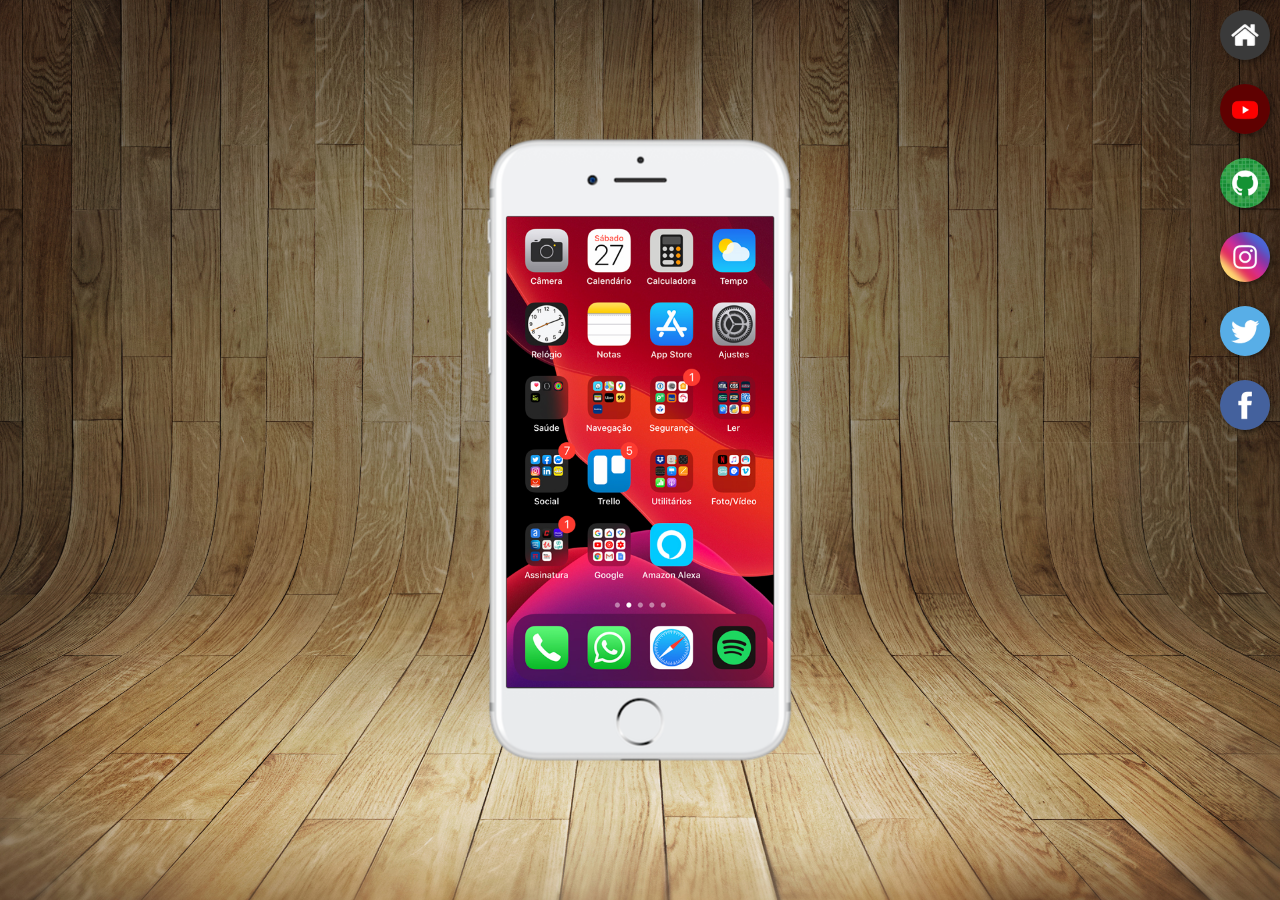
<file: index.html>
<!DOCTYPE html>
<html lang="pt-BR">
<head>
    <meta charset="UTF-8">
    <meta name="viewport" content="width=device-width, initial-scale=1.0">
    <link rel="shortcut icon" href="favicon.ico" type="image/x-icon">
    <title>Projeto Redes Sociais</title>
    <link rel="stylesheet" href="estilos/style.css">
    
</head>
<body>
    <main>
        <section id="telefone">
            <iframe src="home.html" name="tela" id="tela" frameborder="0">
                Seu navegador não é compativel com isso.
            </iframe>
        </section>
        <section id="redes-sociais">
            <a href="home.html" target="tela"><img src="imagens/logo-home.jpg" alt="Home"></a> <br>
            <a href="youtube.html" target="tela"><img src="imagens/logo-youtube.jpg" alt="Youtube"></a> <br>
            <a href="github.html" target="tela"><img src="imagens/logo-github.jpg" alt="GitHub"></a> <br>
            <a href="instagram.html" target="tela"><img src="imagens/logo-instagram.jpg" alt="Instagram"></a> <br>
            <a href="twitter.html" target="tela"><img src="imagens/logo-twitter.jpg" alt="Twitter"></a> <br>
            <a href="facebook.html" target="tela"><img src="imagens/logo-facebook.jpg" alt="Facabook"></a> 
        </section>
    </main>
</body>
</html>
</file>
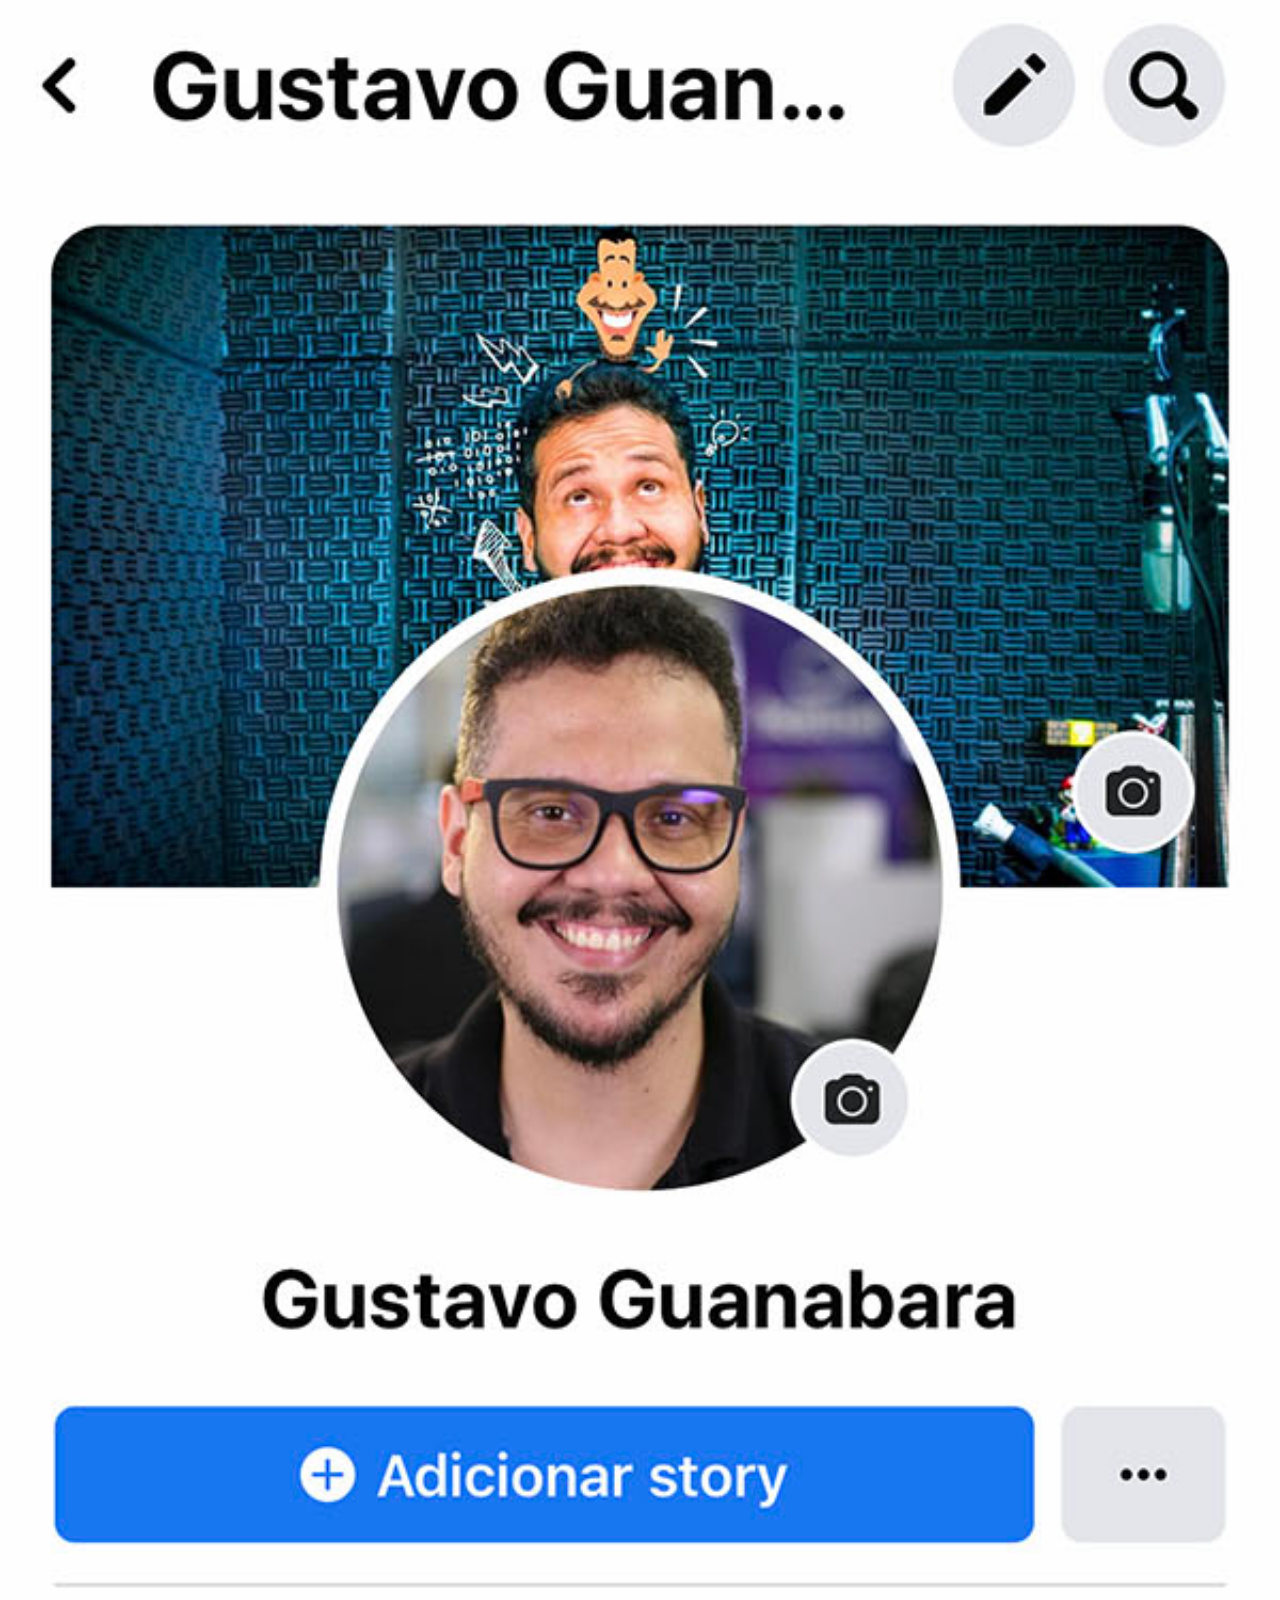
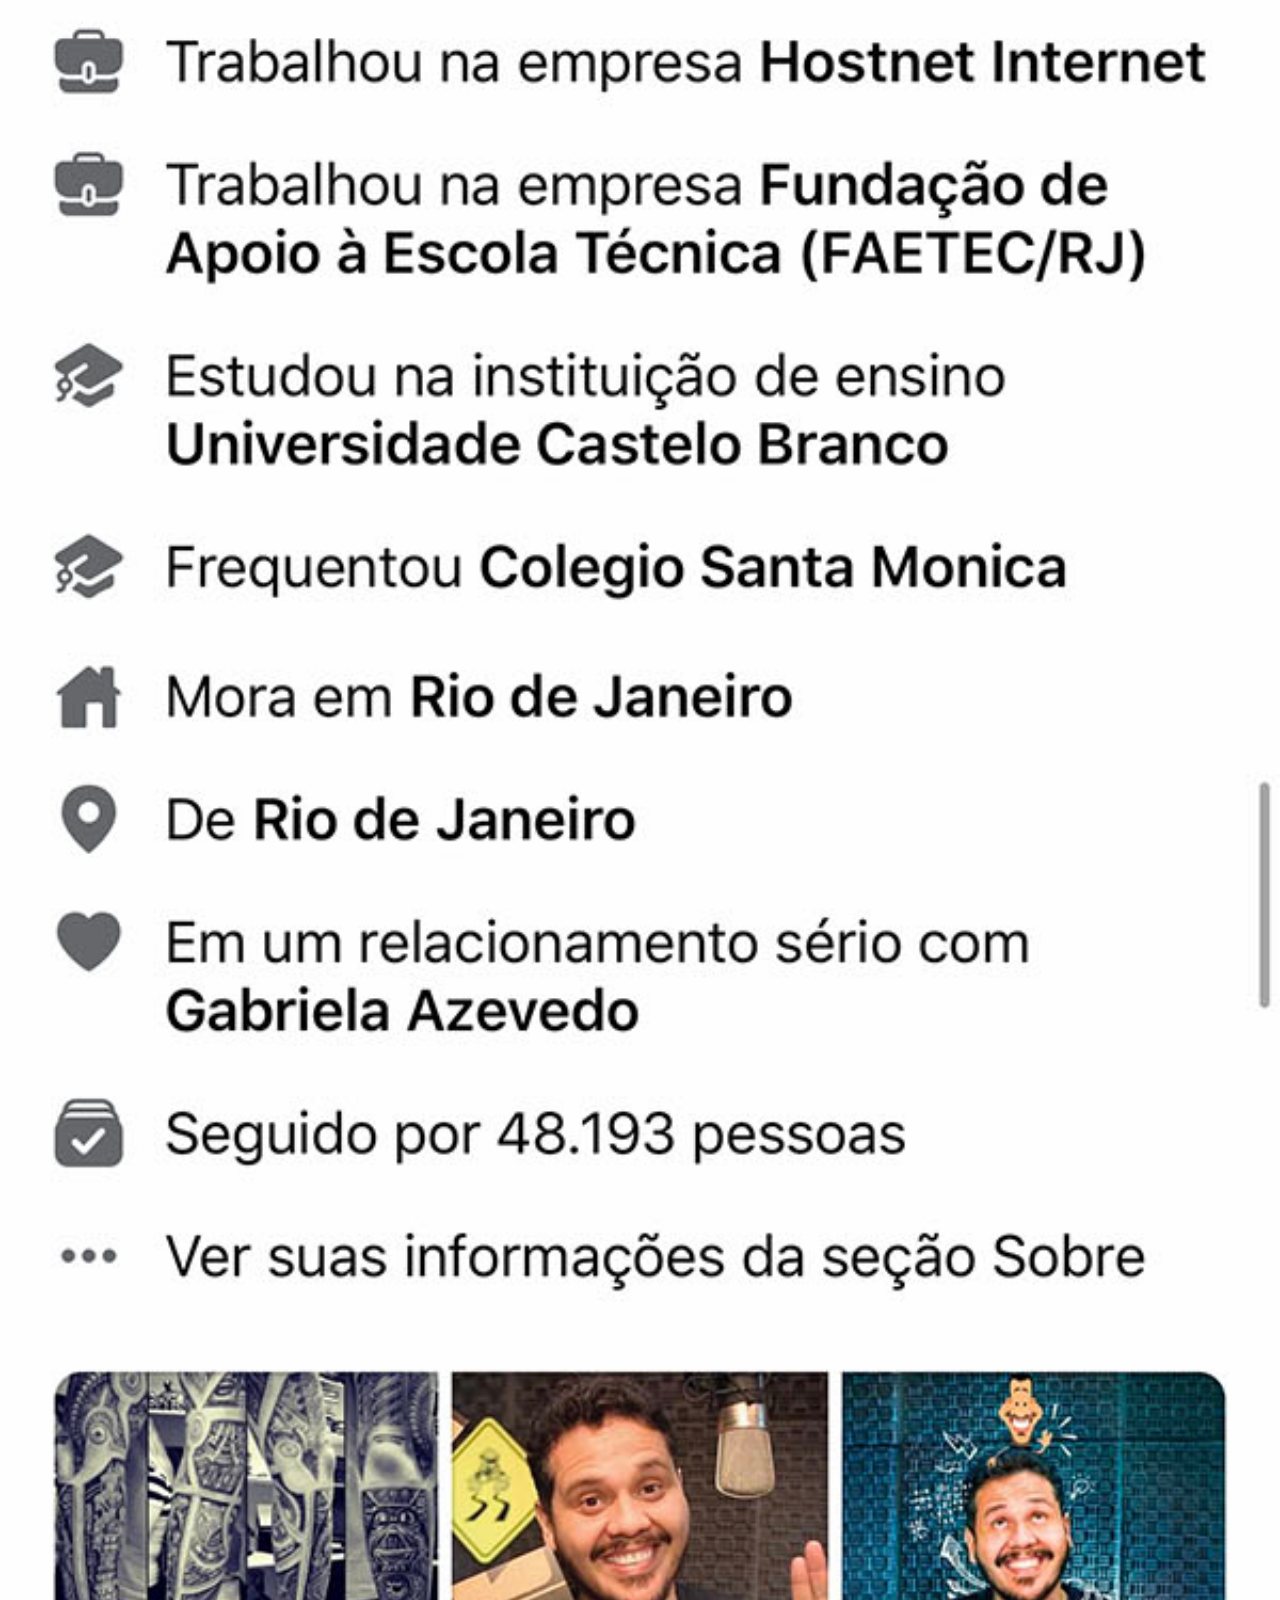
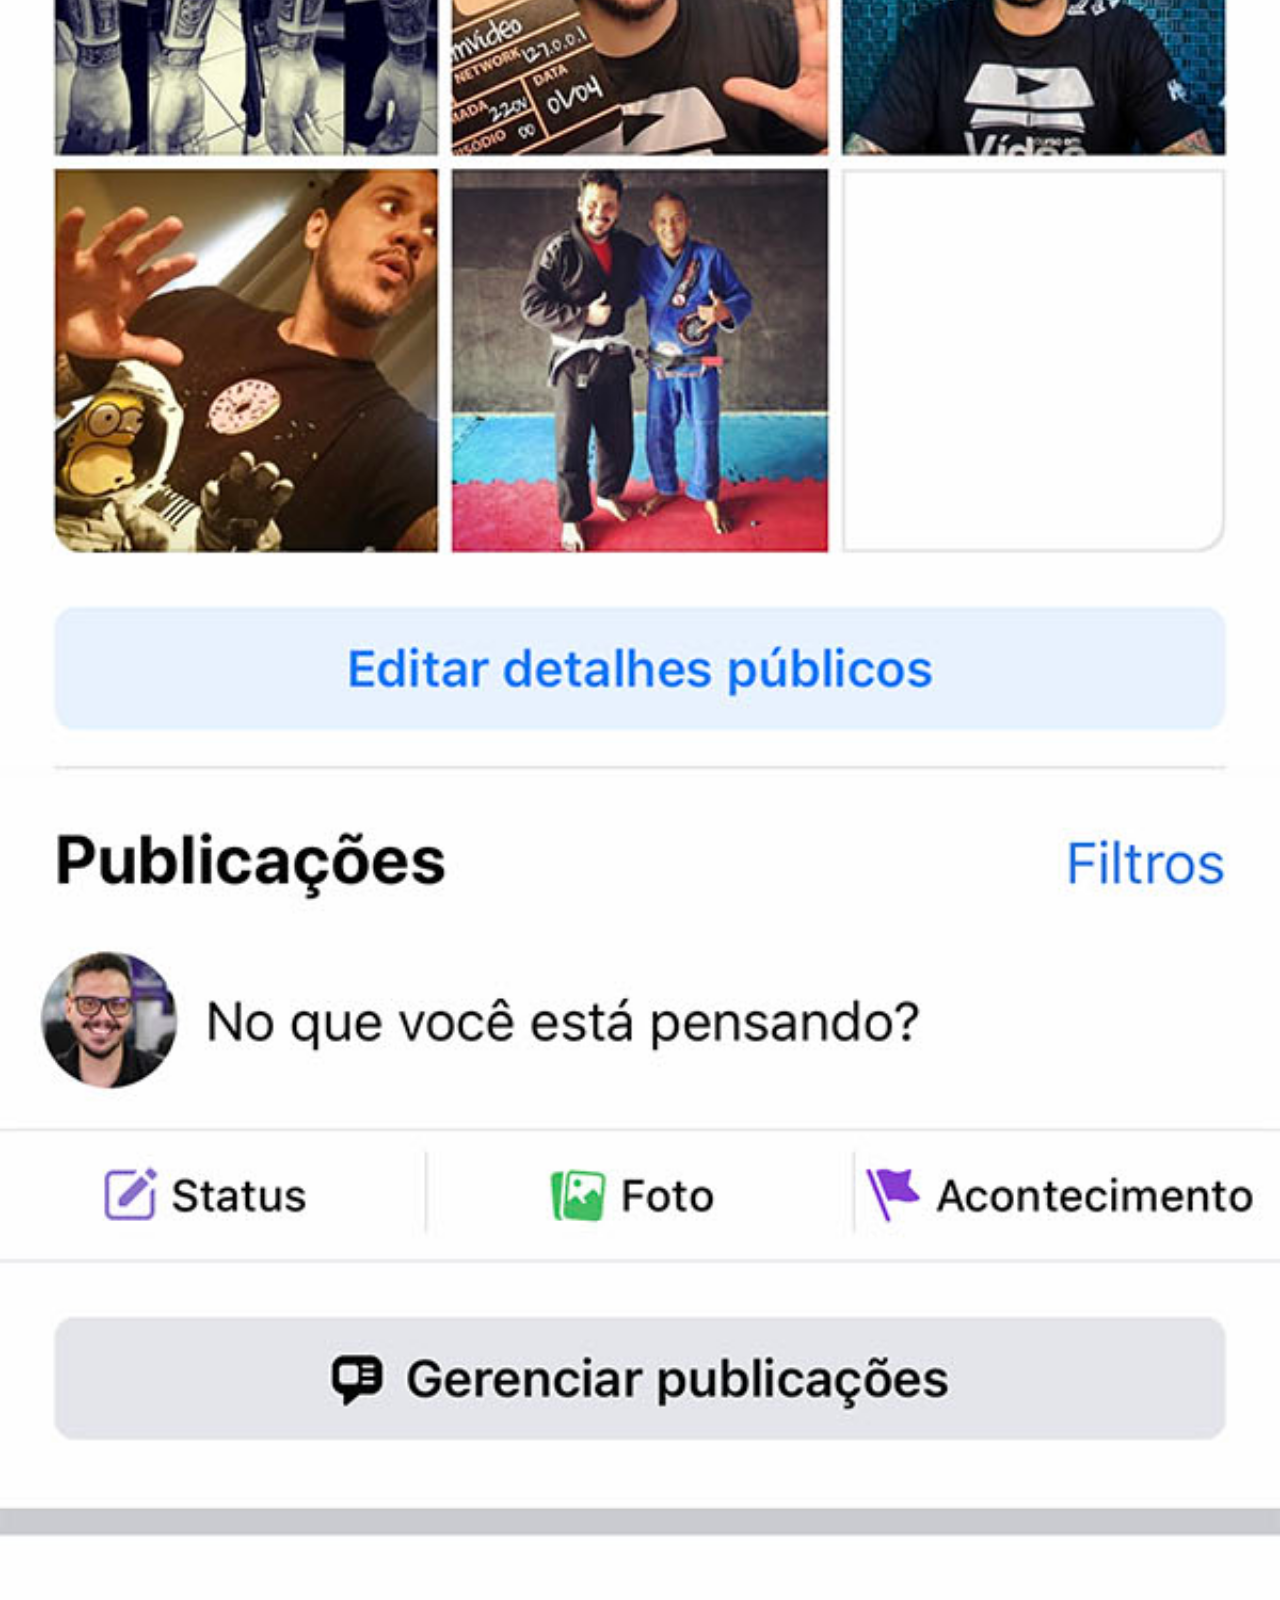
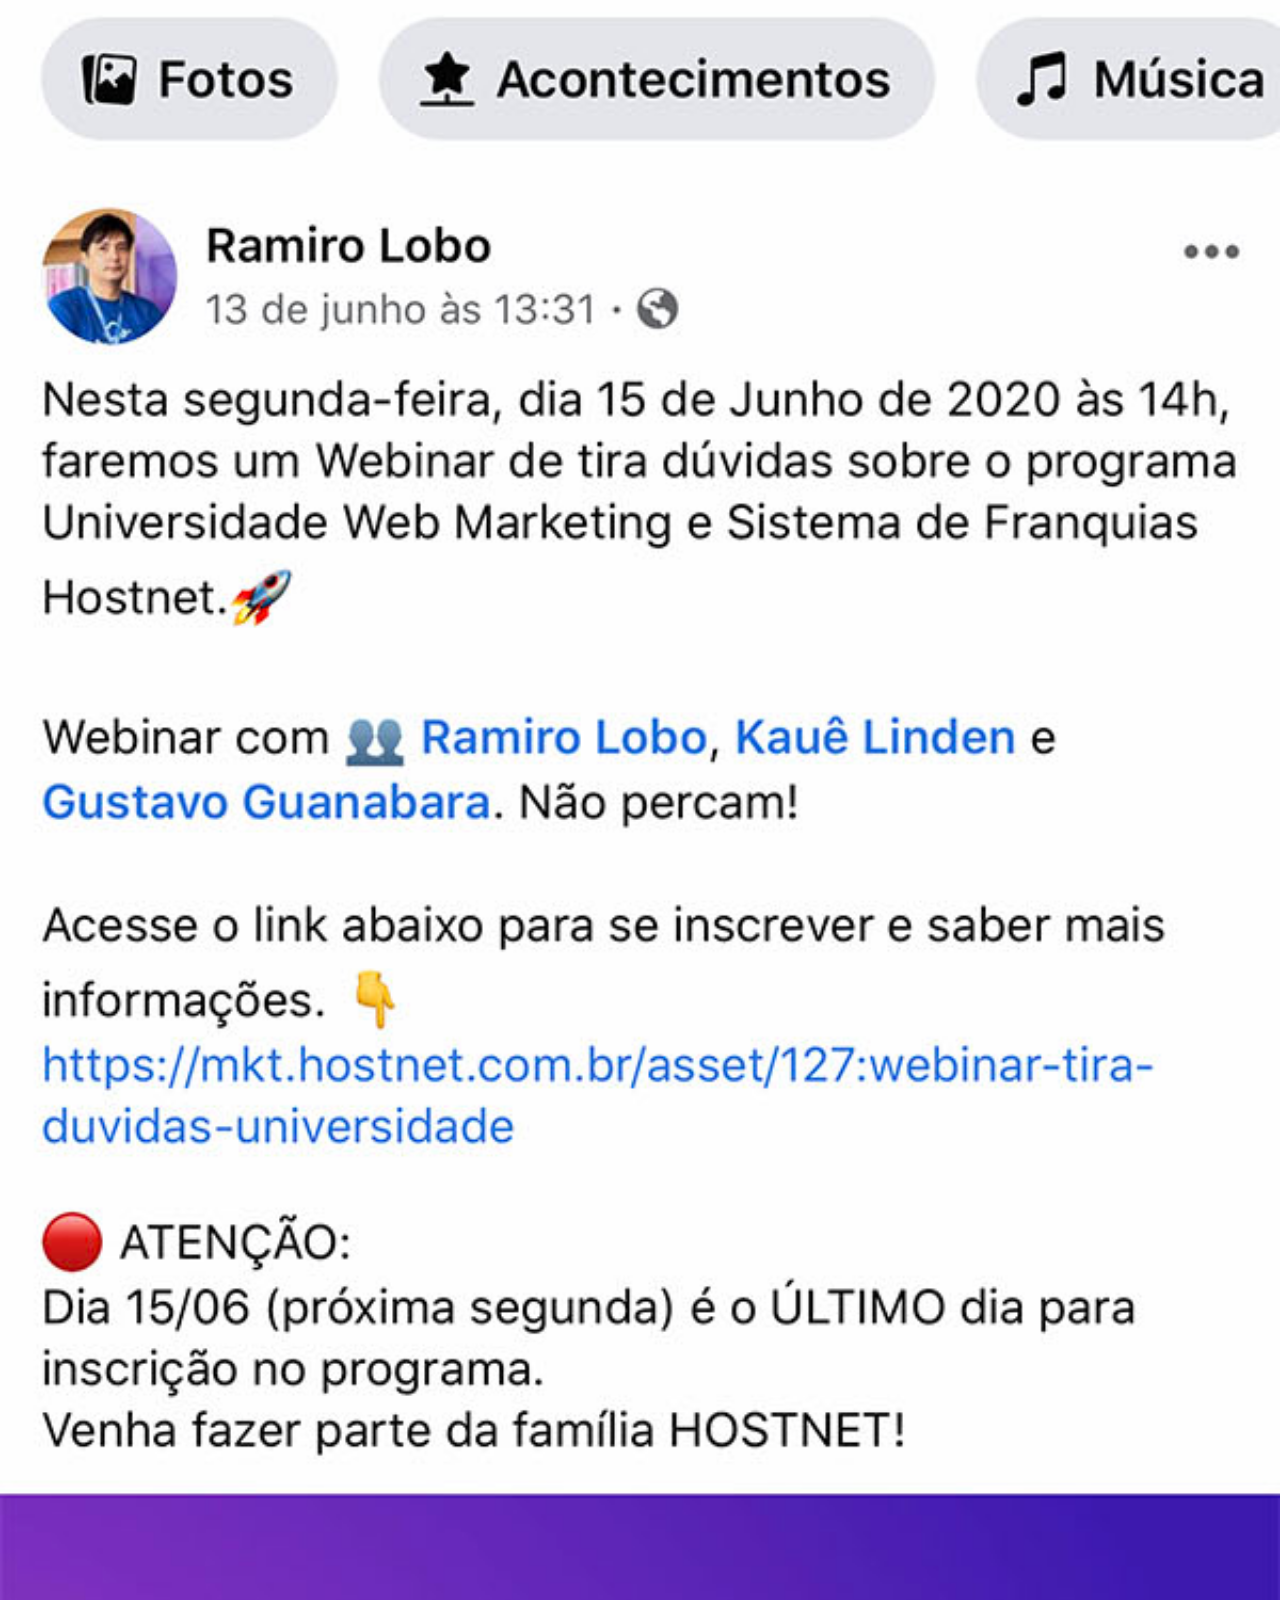
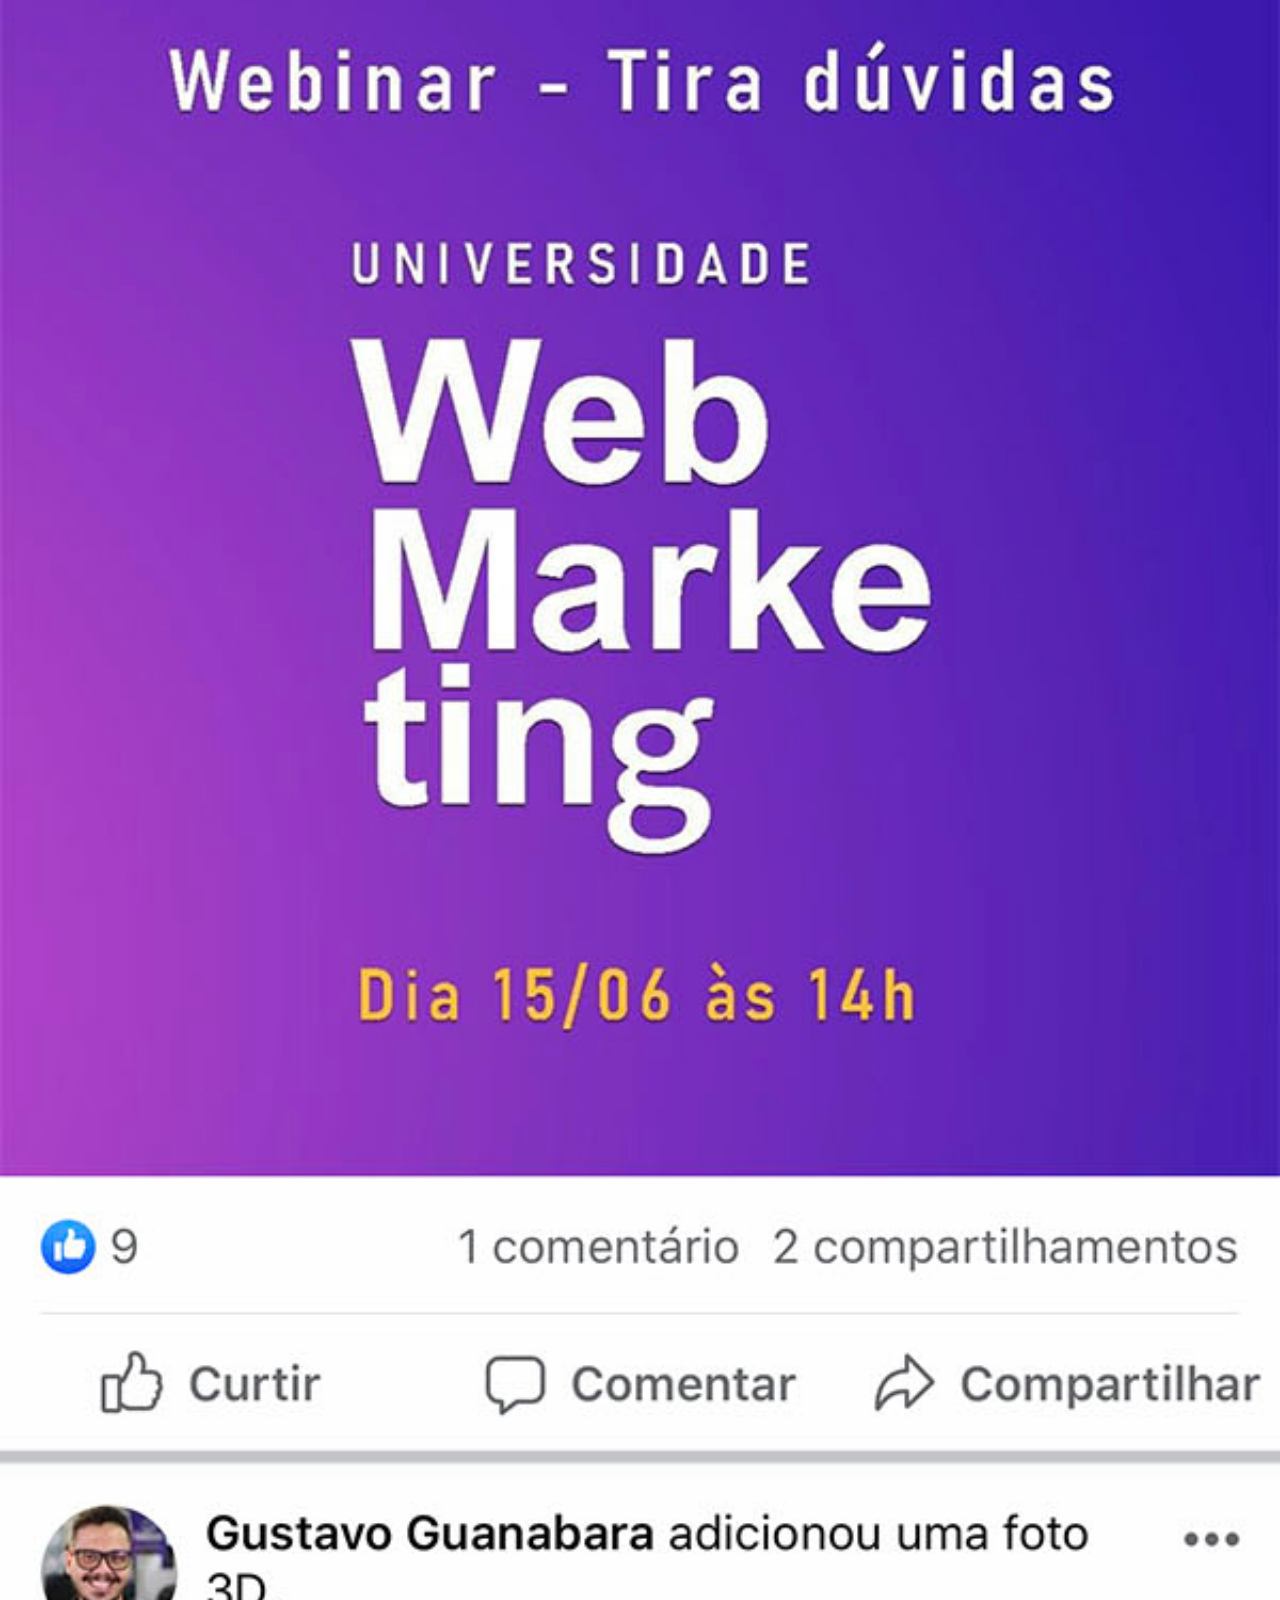
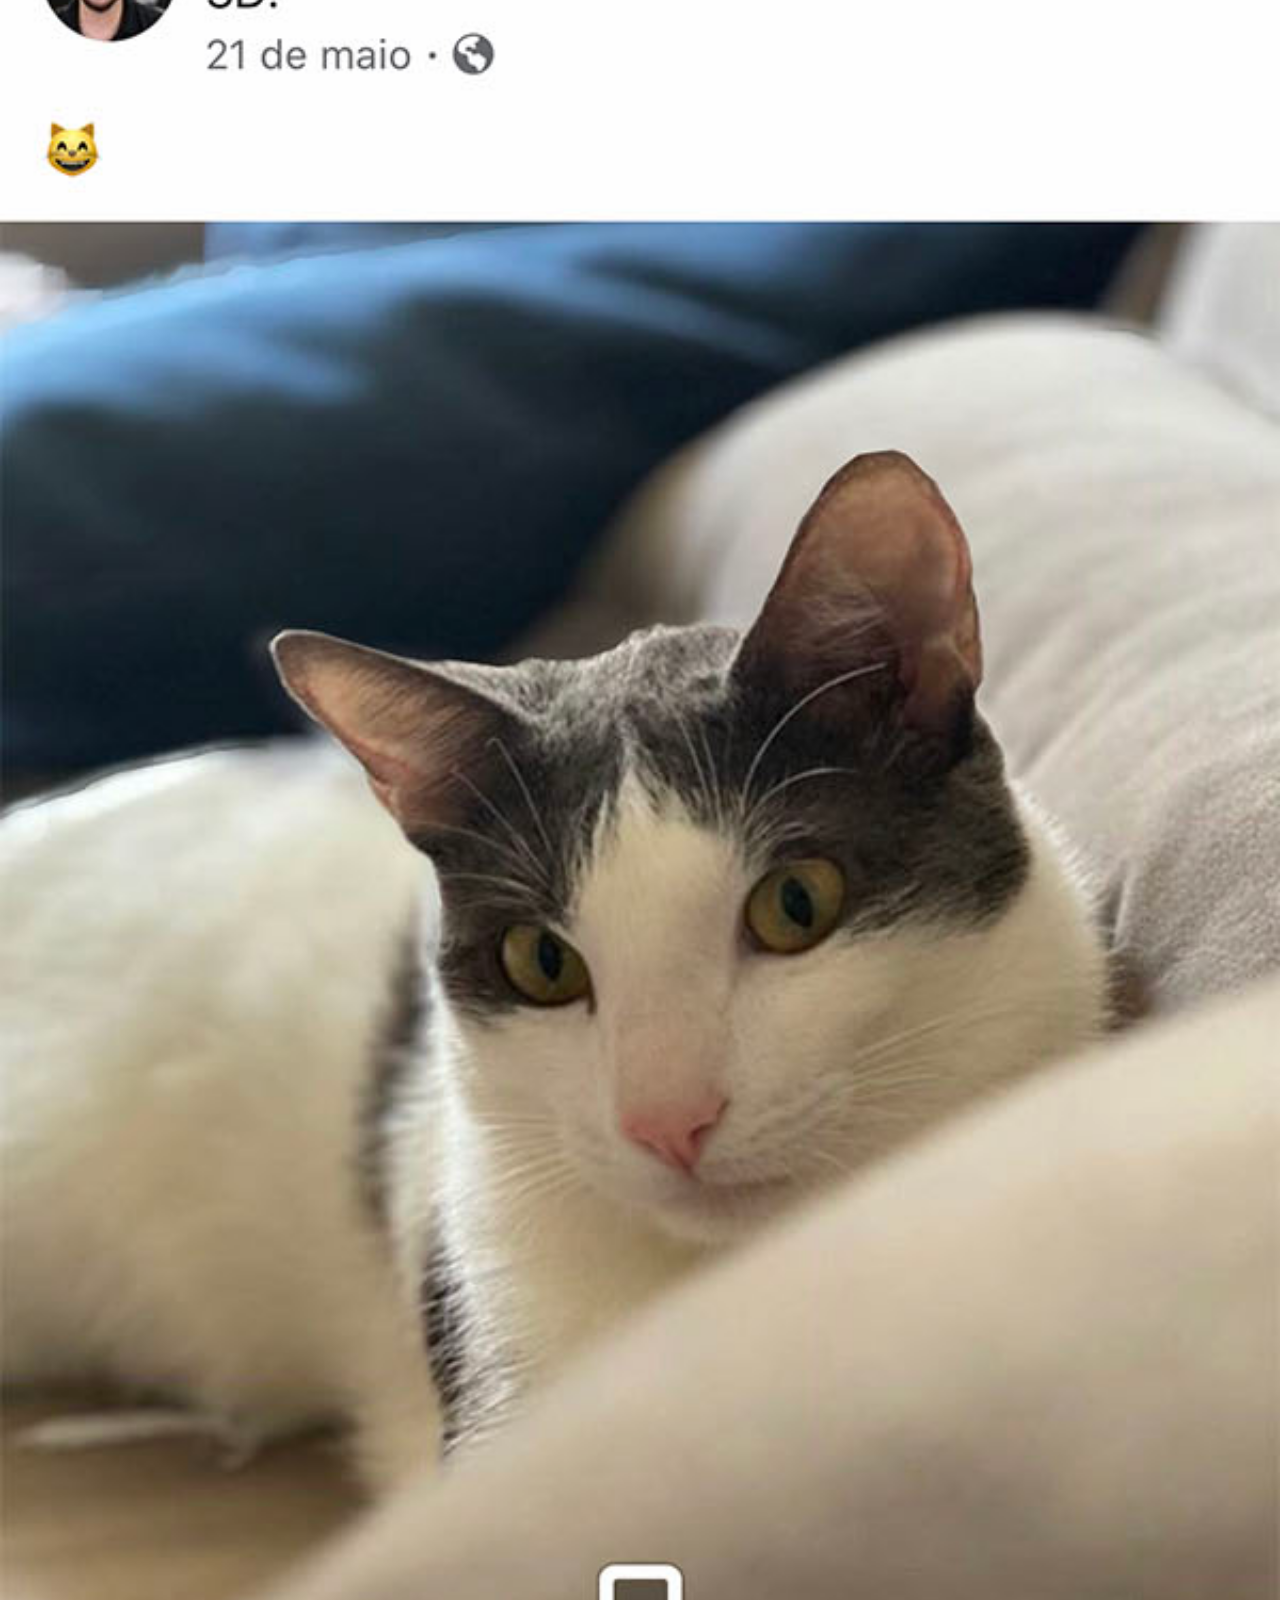
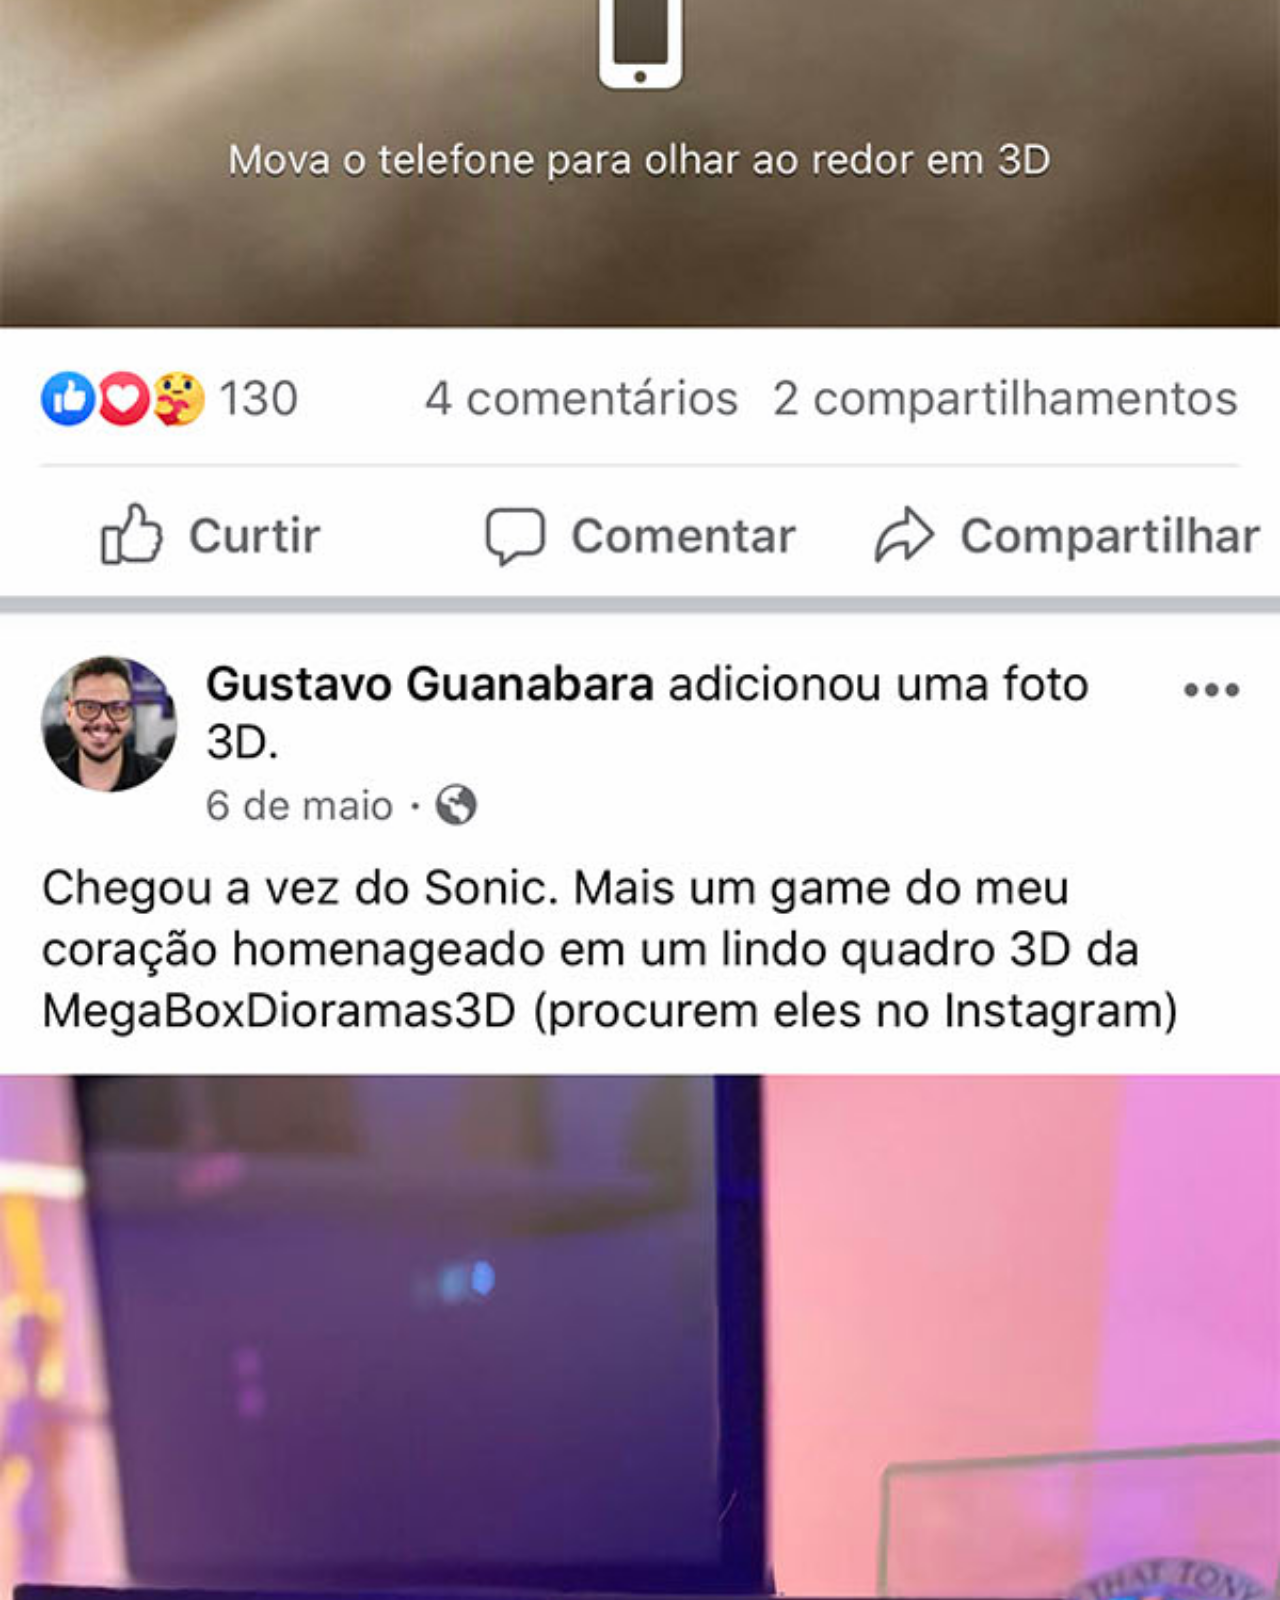
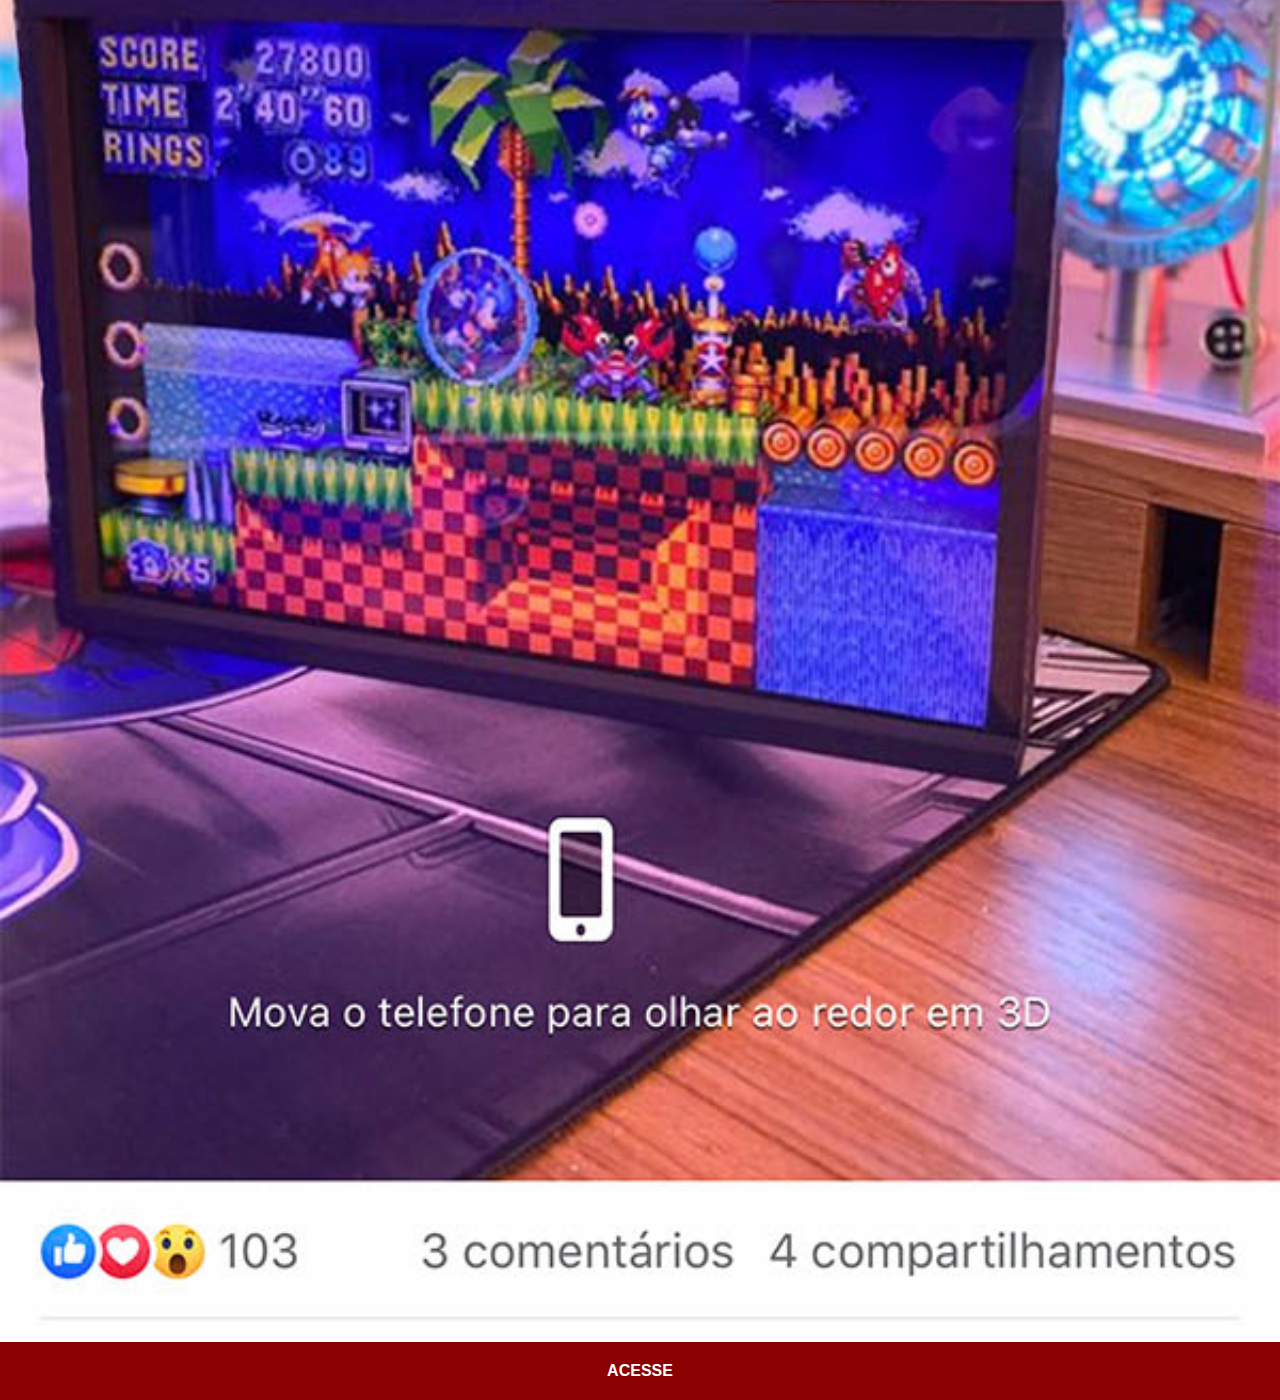
<file: facebook.html>
<!DOCTYPE html>
<html lang="pt-BR">
<head>
    <meta charset="UTF-8">
    <meta name="viewport" content="width=device-width, initial-scale=1.0">
    <title>Document</title>
    <link rel="stylesheet" href="estilos/social.css">
</head>
<body>
    <img src="imagens/tela-facebook.jpg" alt="Facebook">
    <a href="https://facebook.com/gustavoguanabara" target="_blank">ACESSE</a>
</body>
</html>
</file>
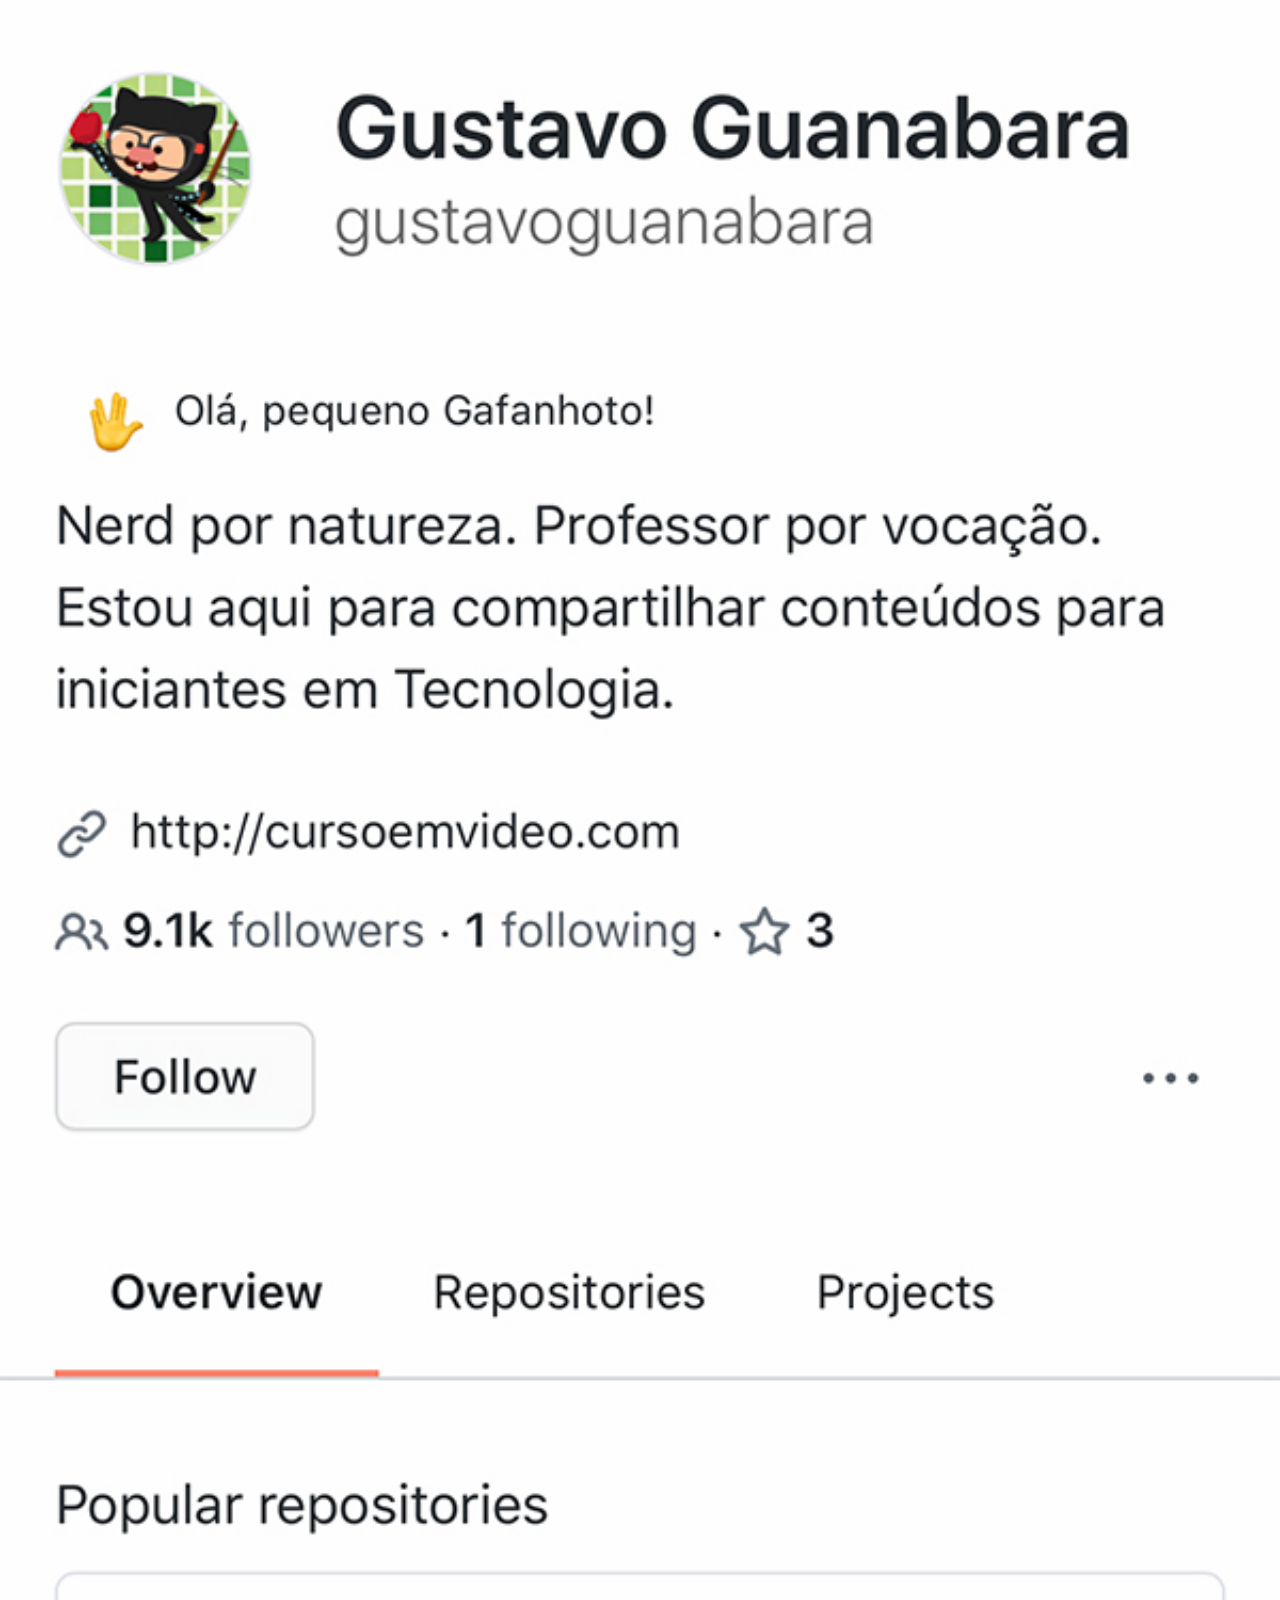
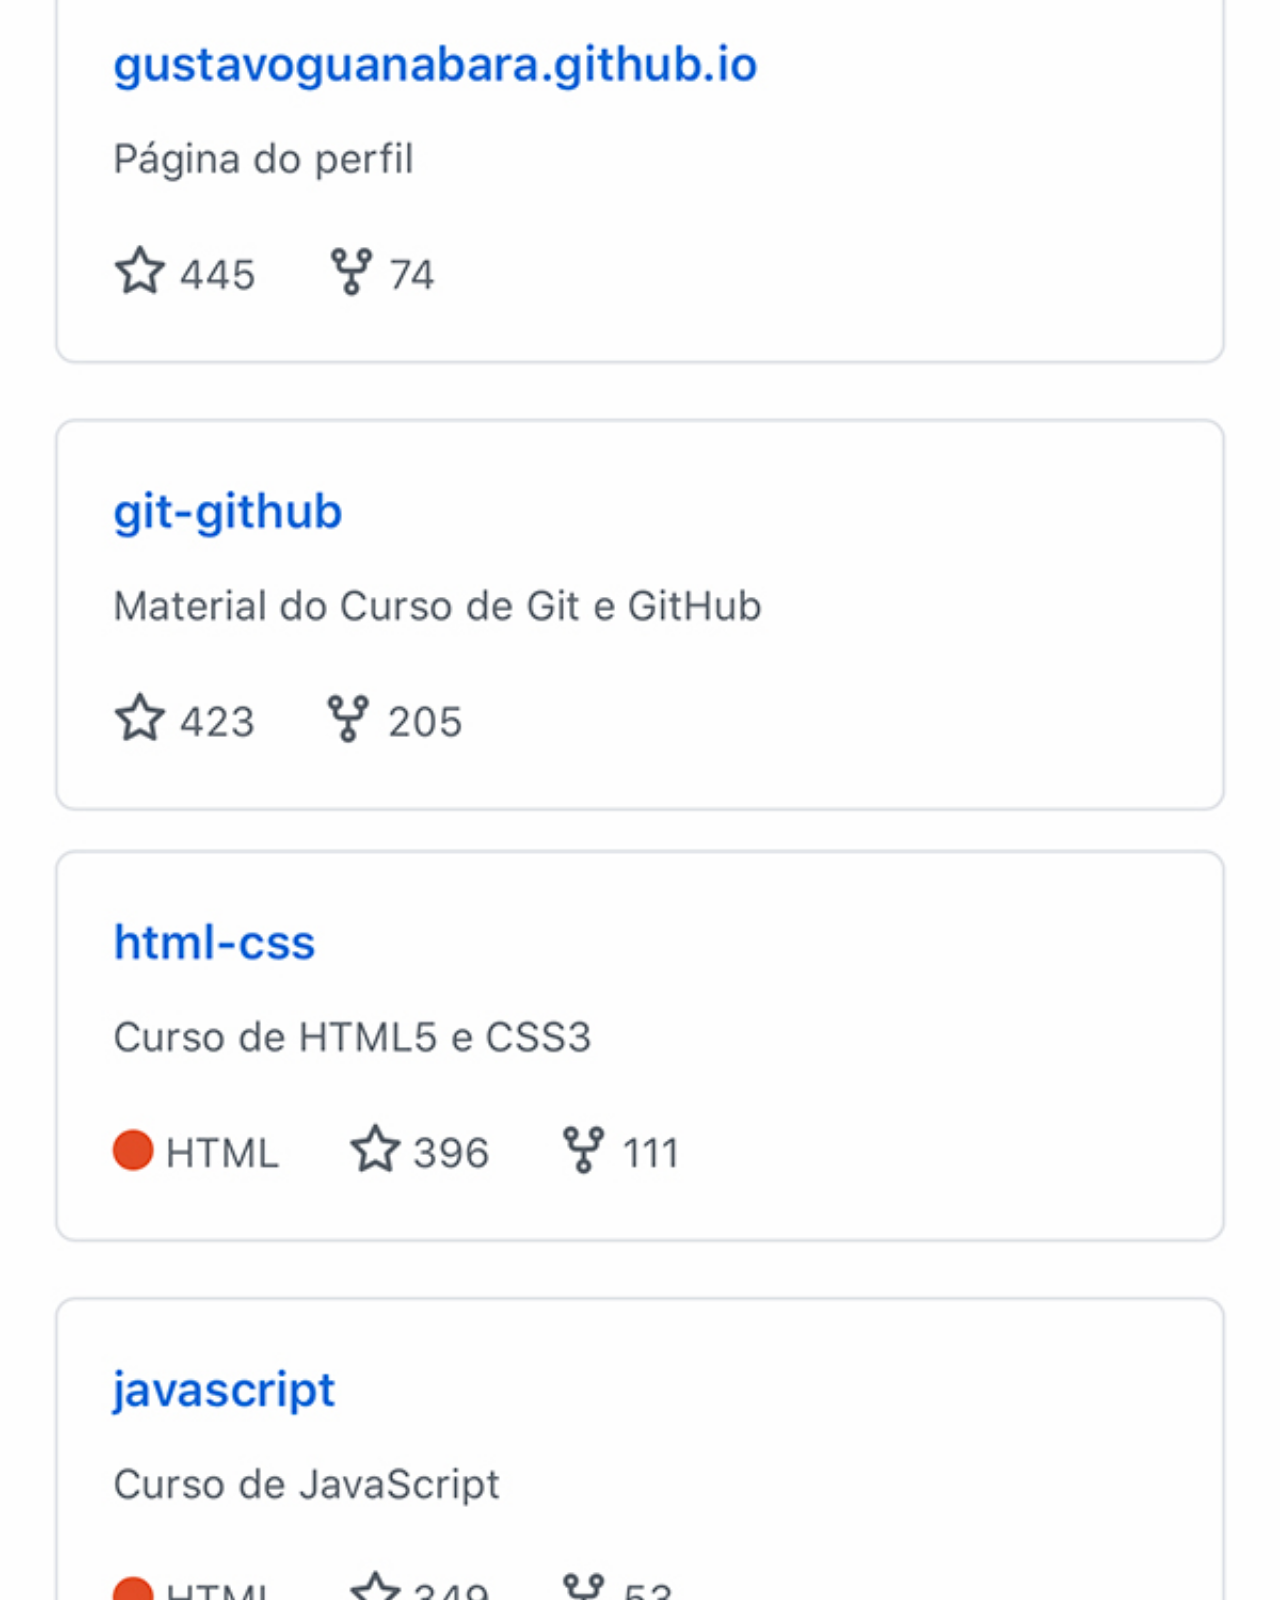
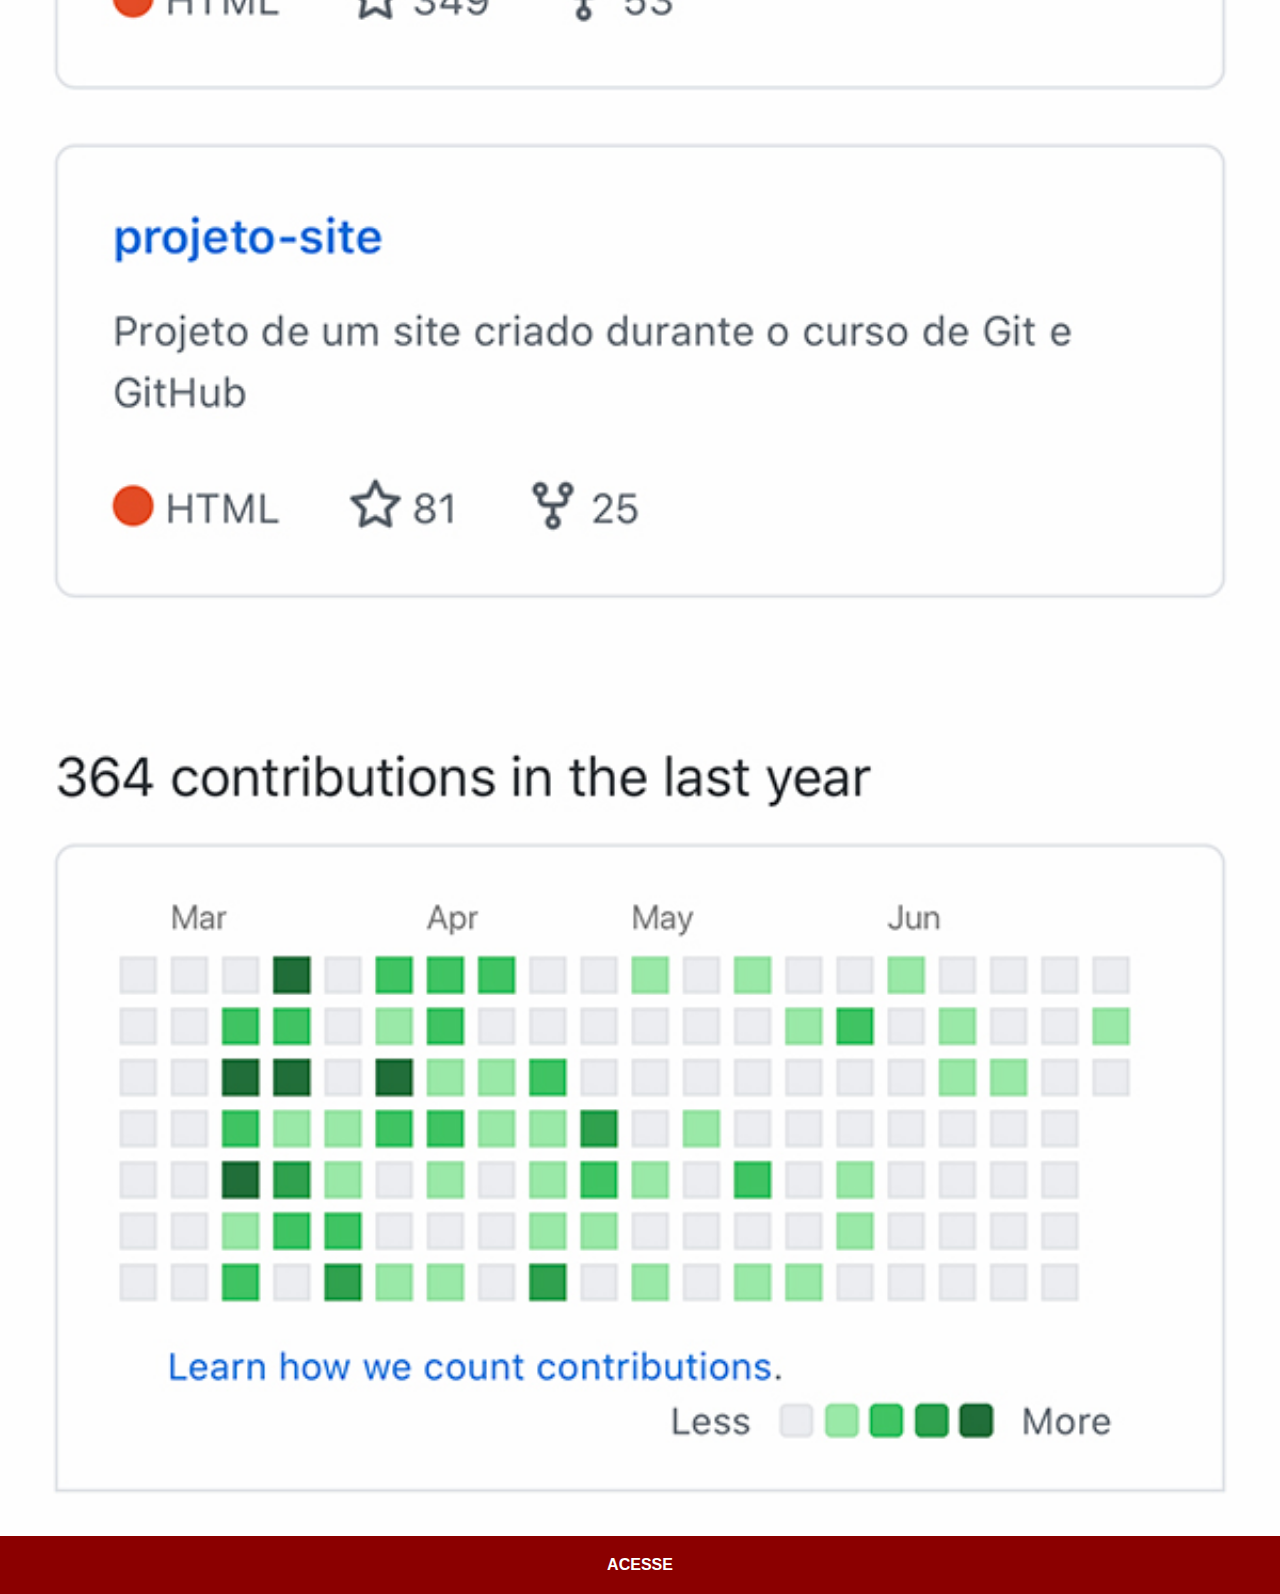
<file: github.html>
<!DOCTYPE html>
<html lang="pt-BR">
<head>
    <meta charset="UTF-8">
    <meta name="viewport" content="width=device-width, initial-scale=1.0">
    <title>GitHub</title>
    <link rel="stylesheet" href="estilos/social.css">
</head>
<body>
    <img src="imagens/tela-github.jpg" alt="GitHub">
    <a href="https://github.com/gustavoguanabara/" target="_blank">ACESSE</a>
</body>
</html>
</file>
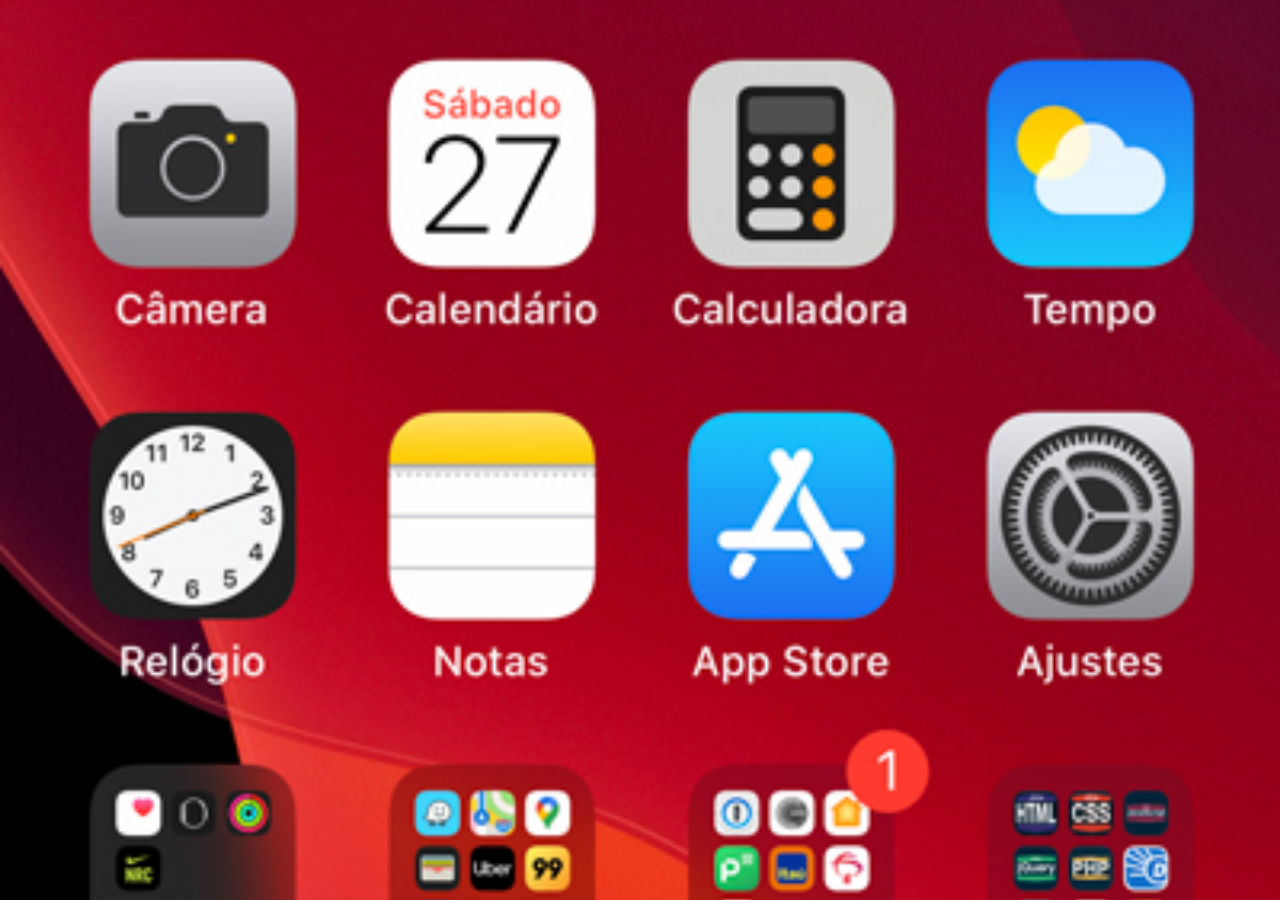
<file: home.html>
<!DOCTYPE html>
<html lang="pt-BR">
<head>
    <meta charset="UTF-8">
    <meta name="viewport" content="width=device-width, initial-scale=1.0">
    <title>Home</title>
</head>
<style>
    *{
    margin: 0px;
    padding: 0px;
        }
body{
    width: 100vw;
    height: 100vh;
    background: black url(imagens/tela-home.jpg) no-repeat top center;
    background-size: cover;
}
</style>


<body>
    
</body>
</html>
</file>
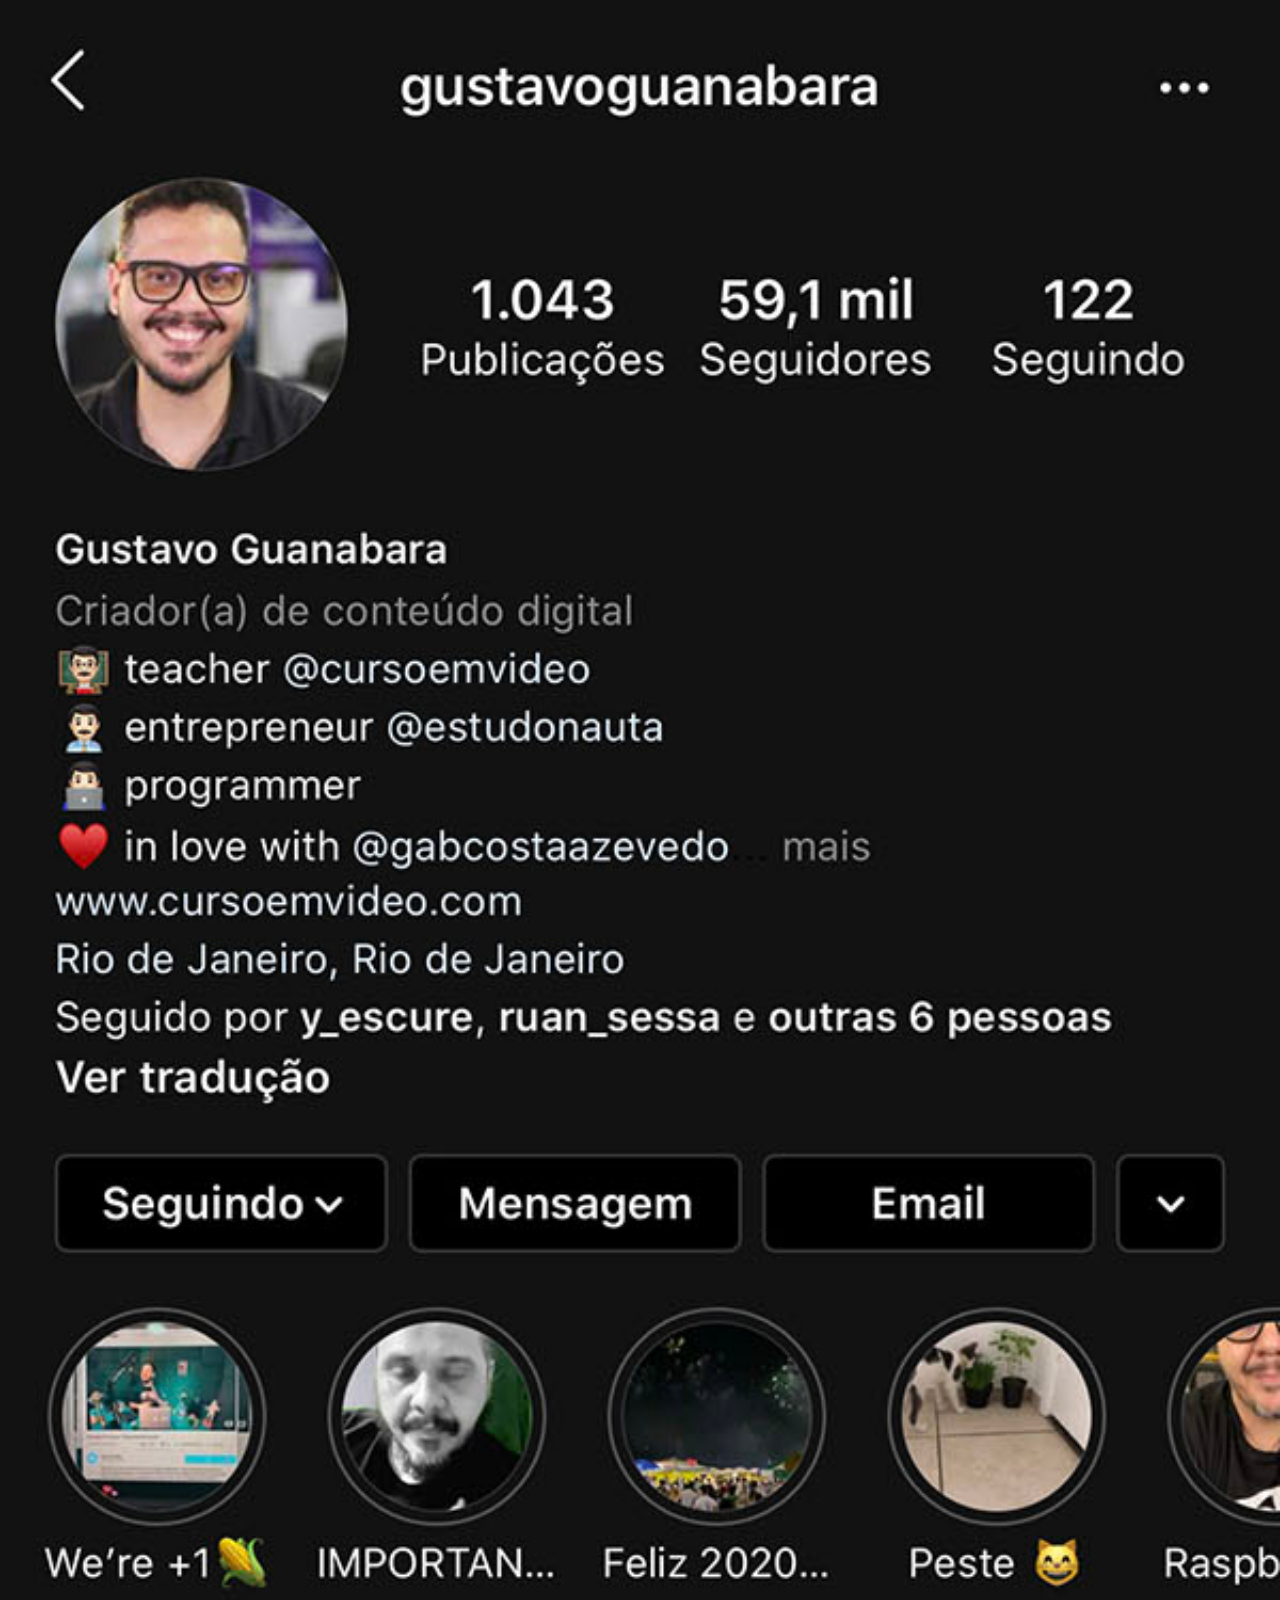
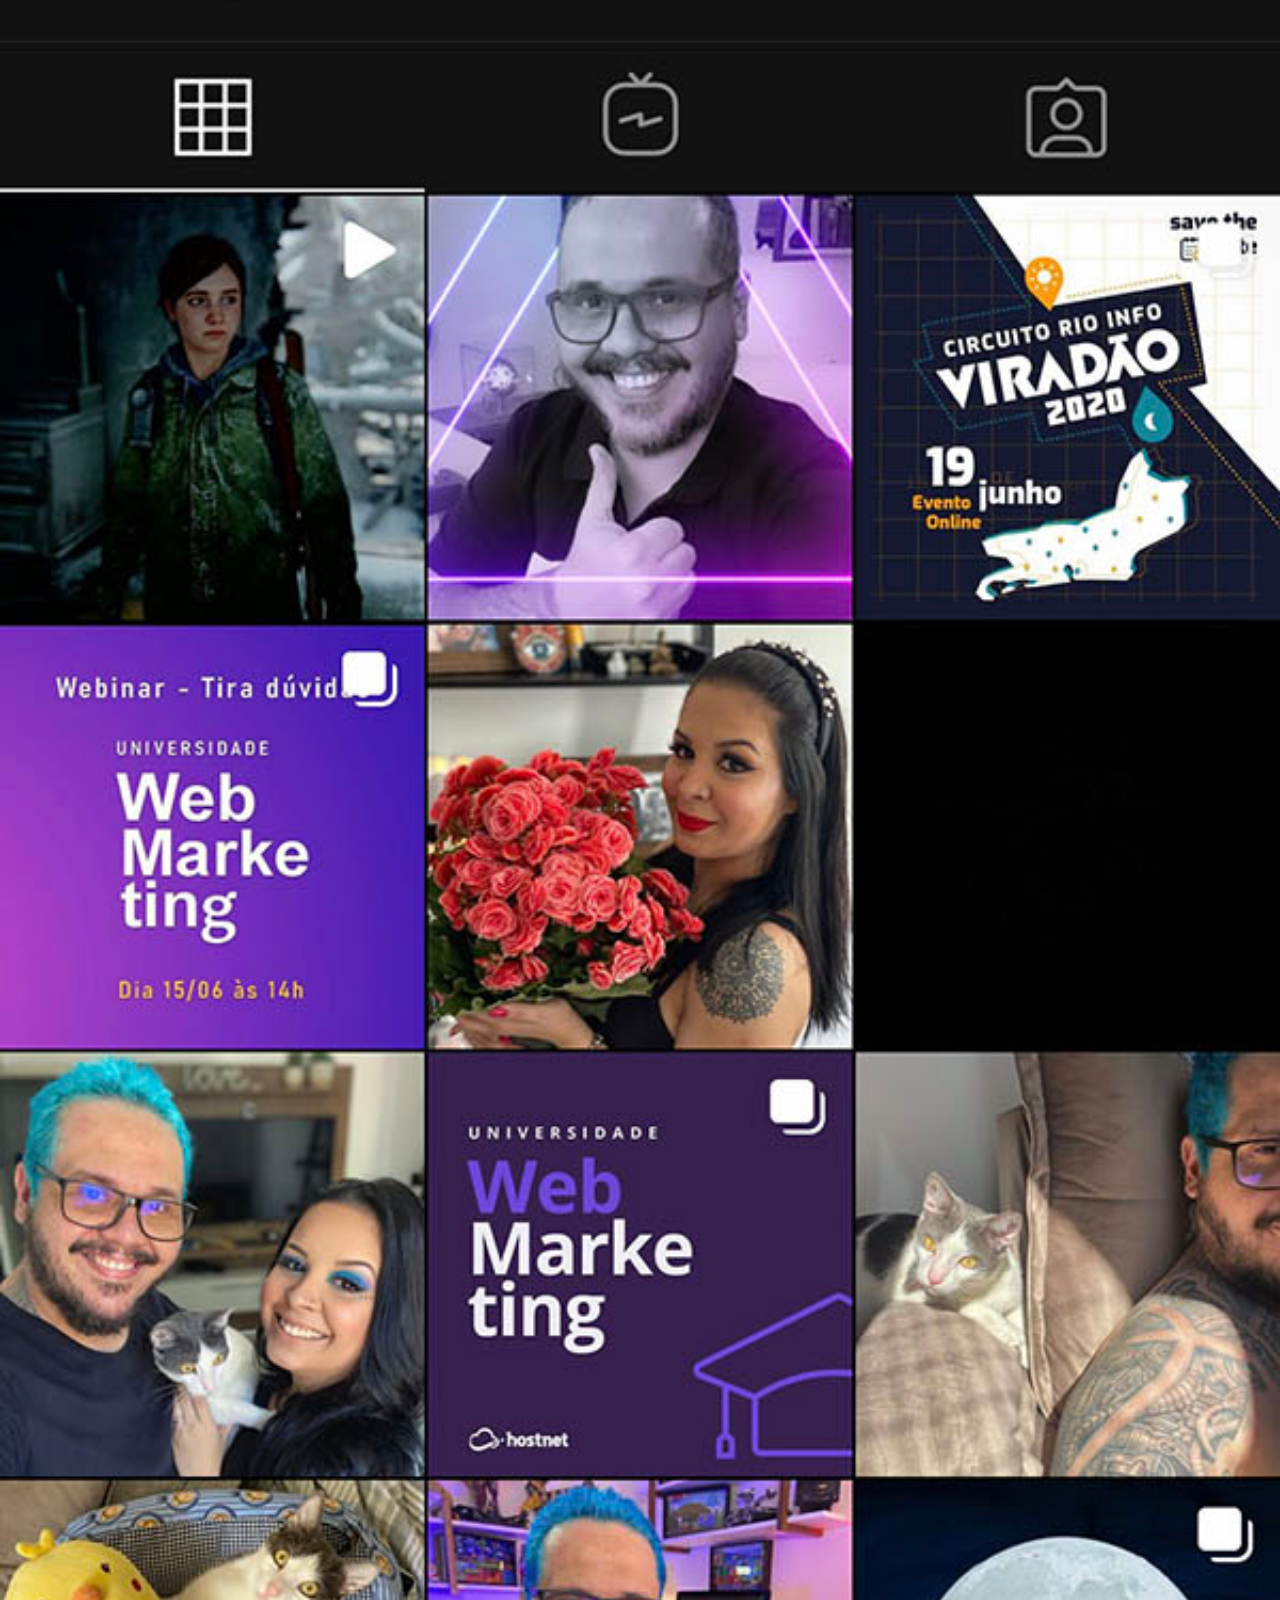
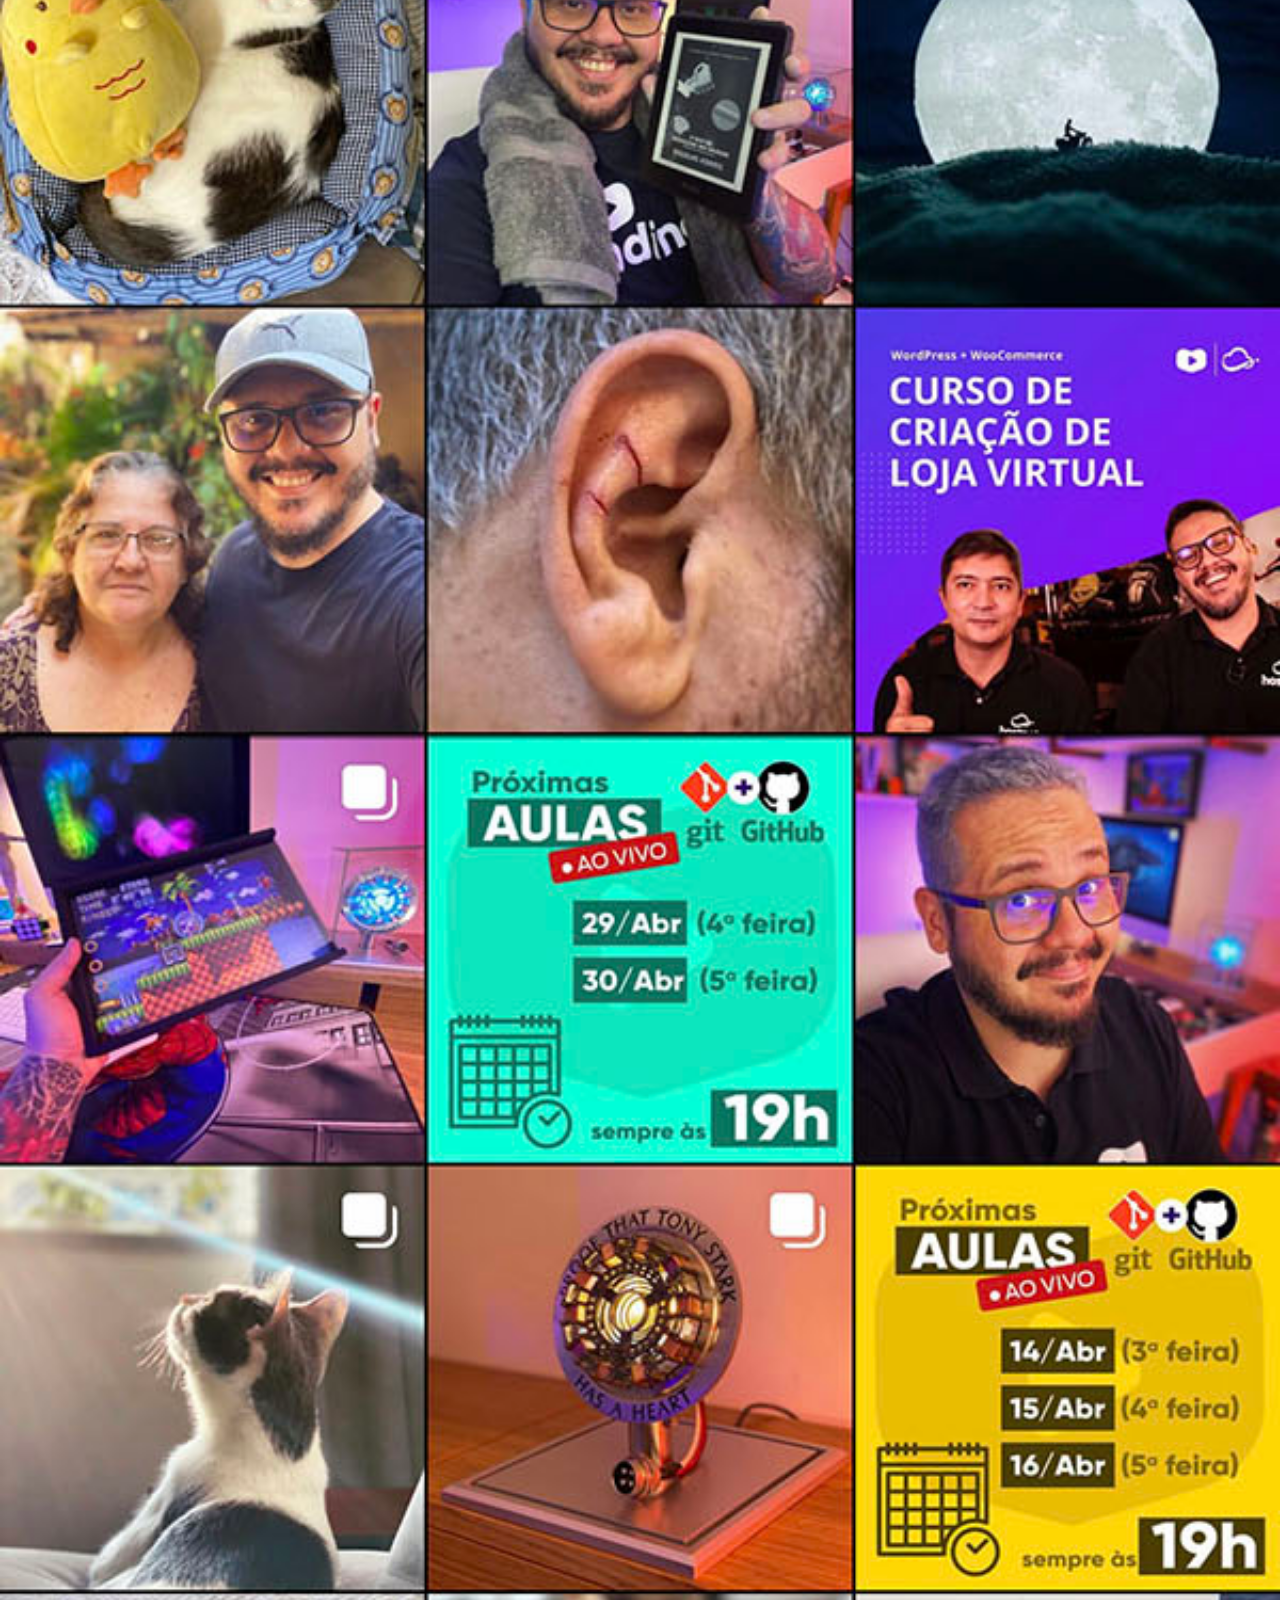
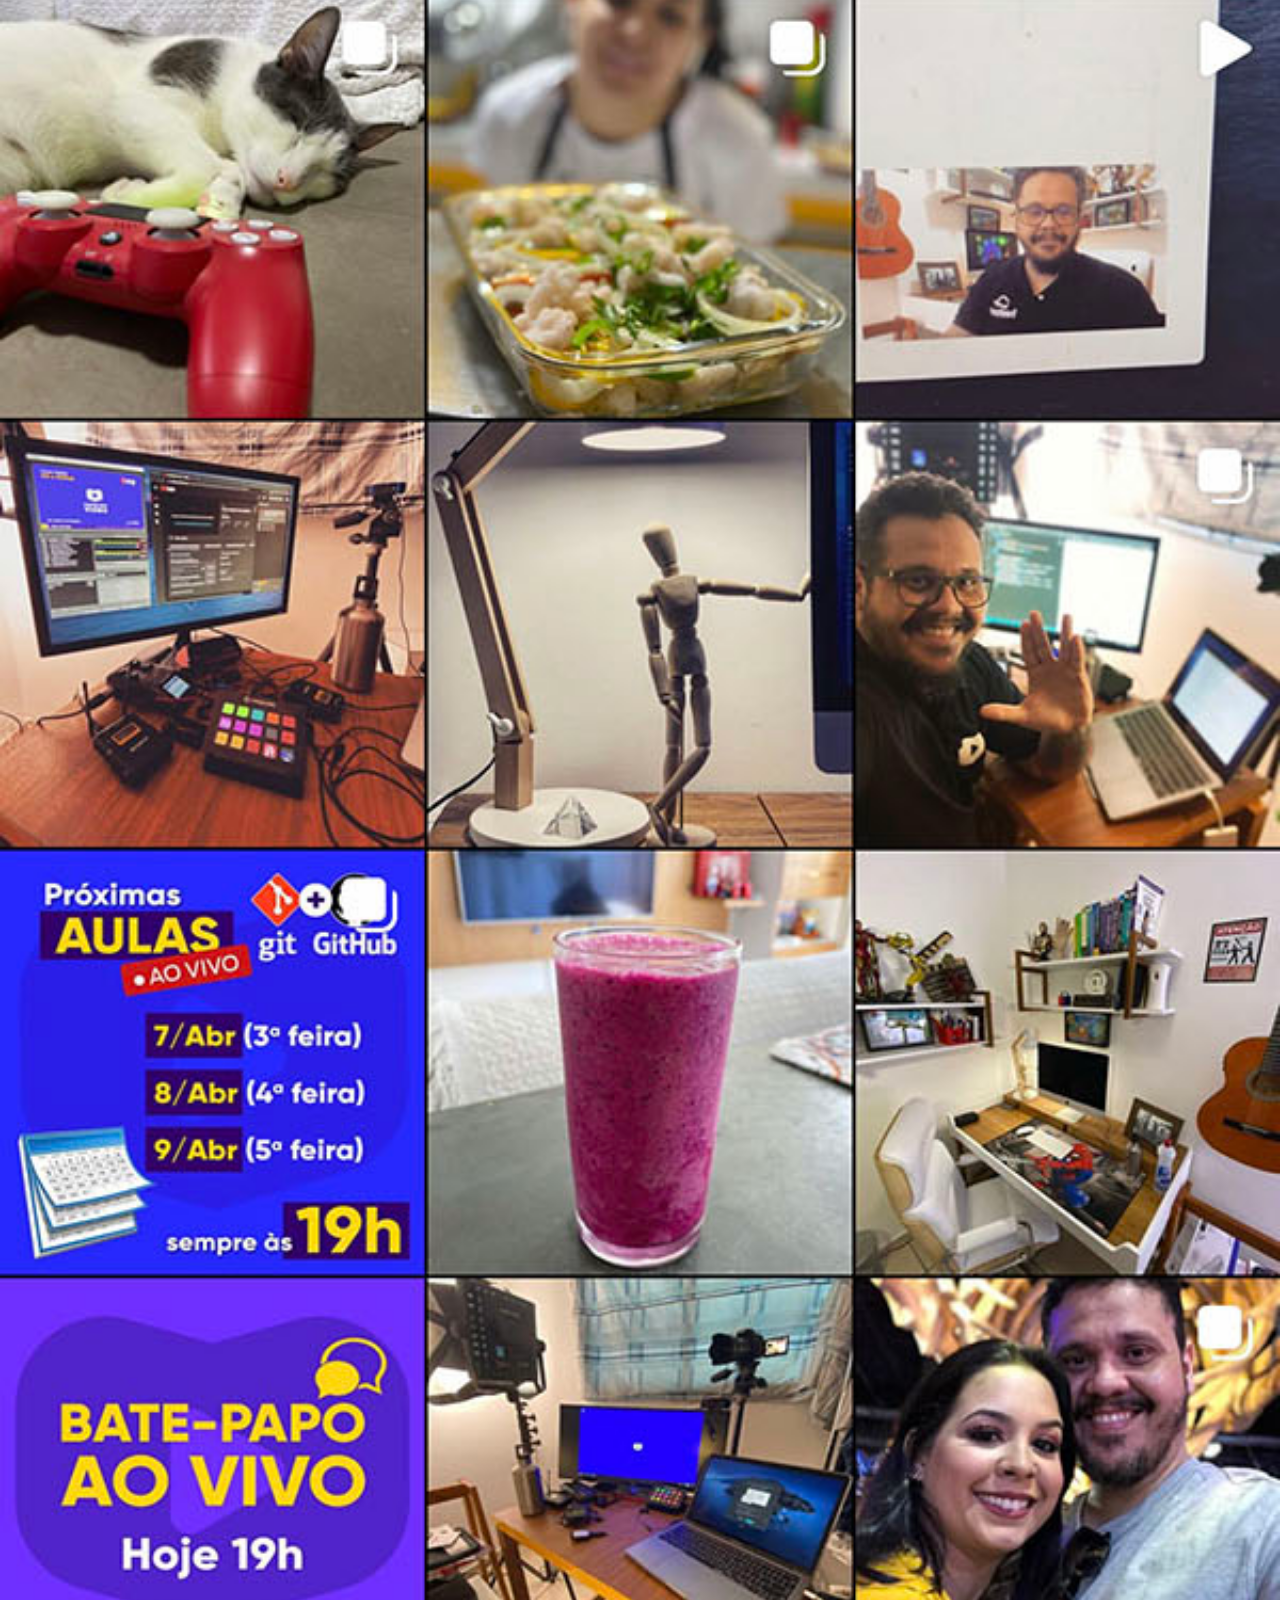
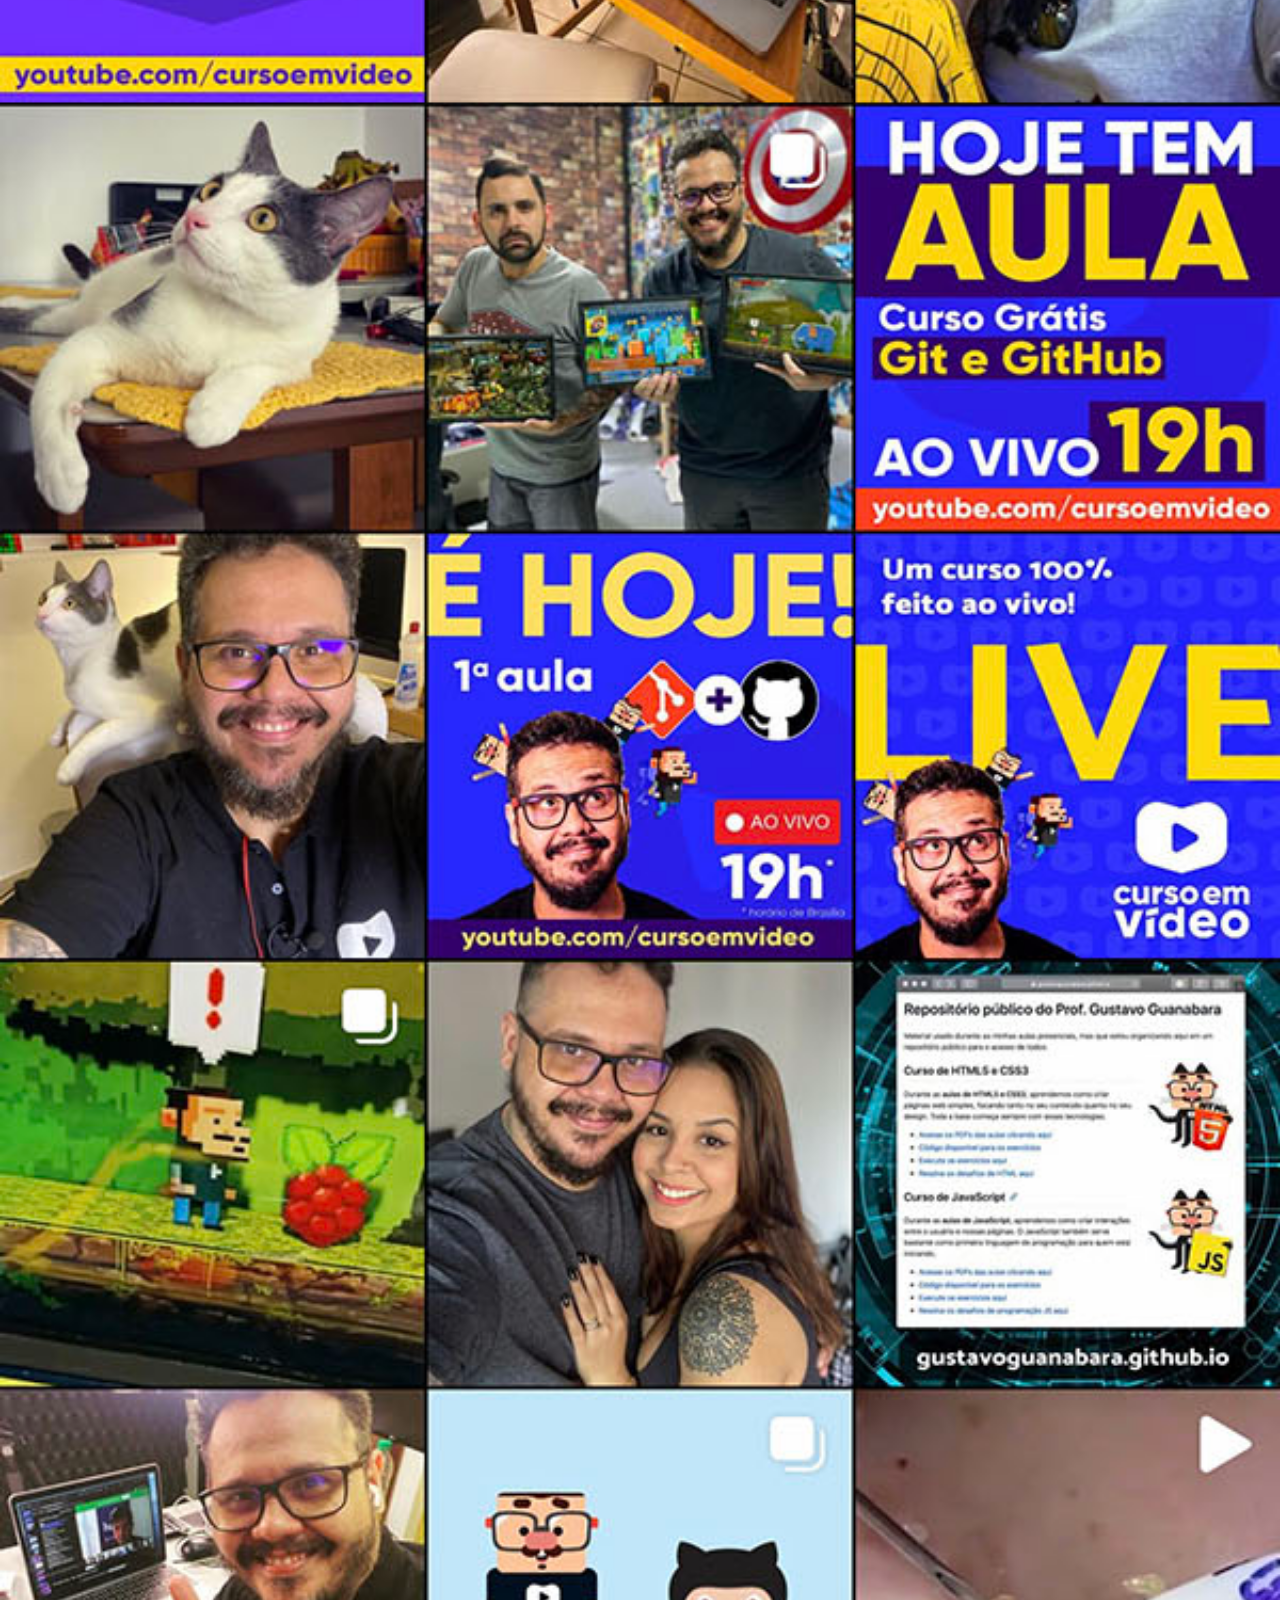
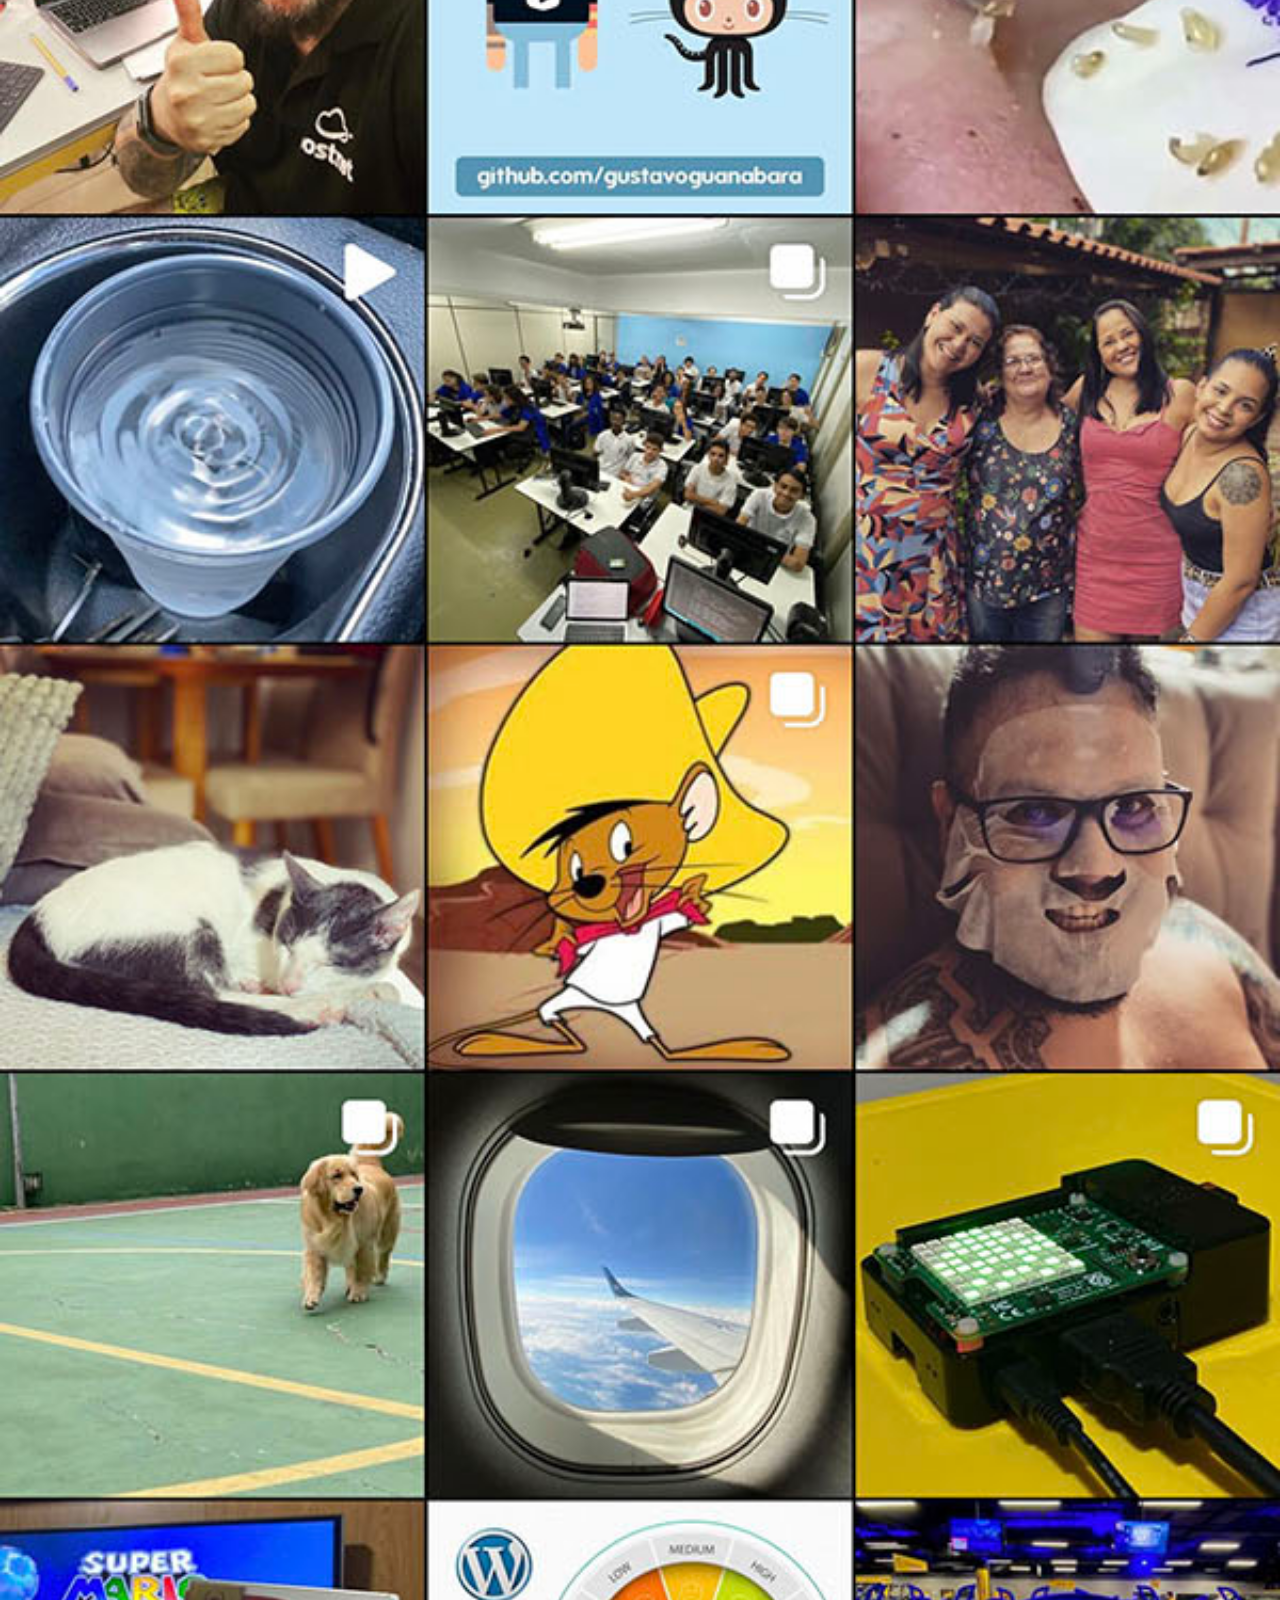
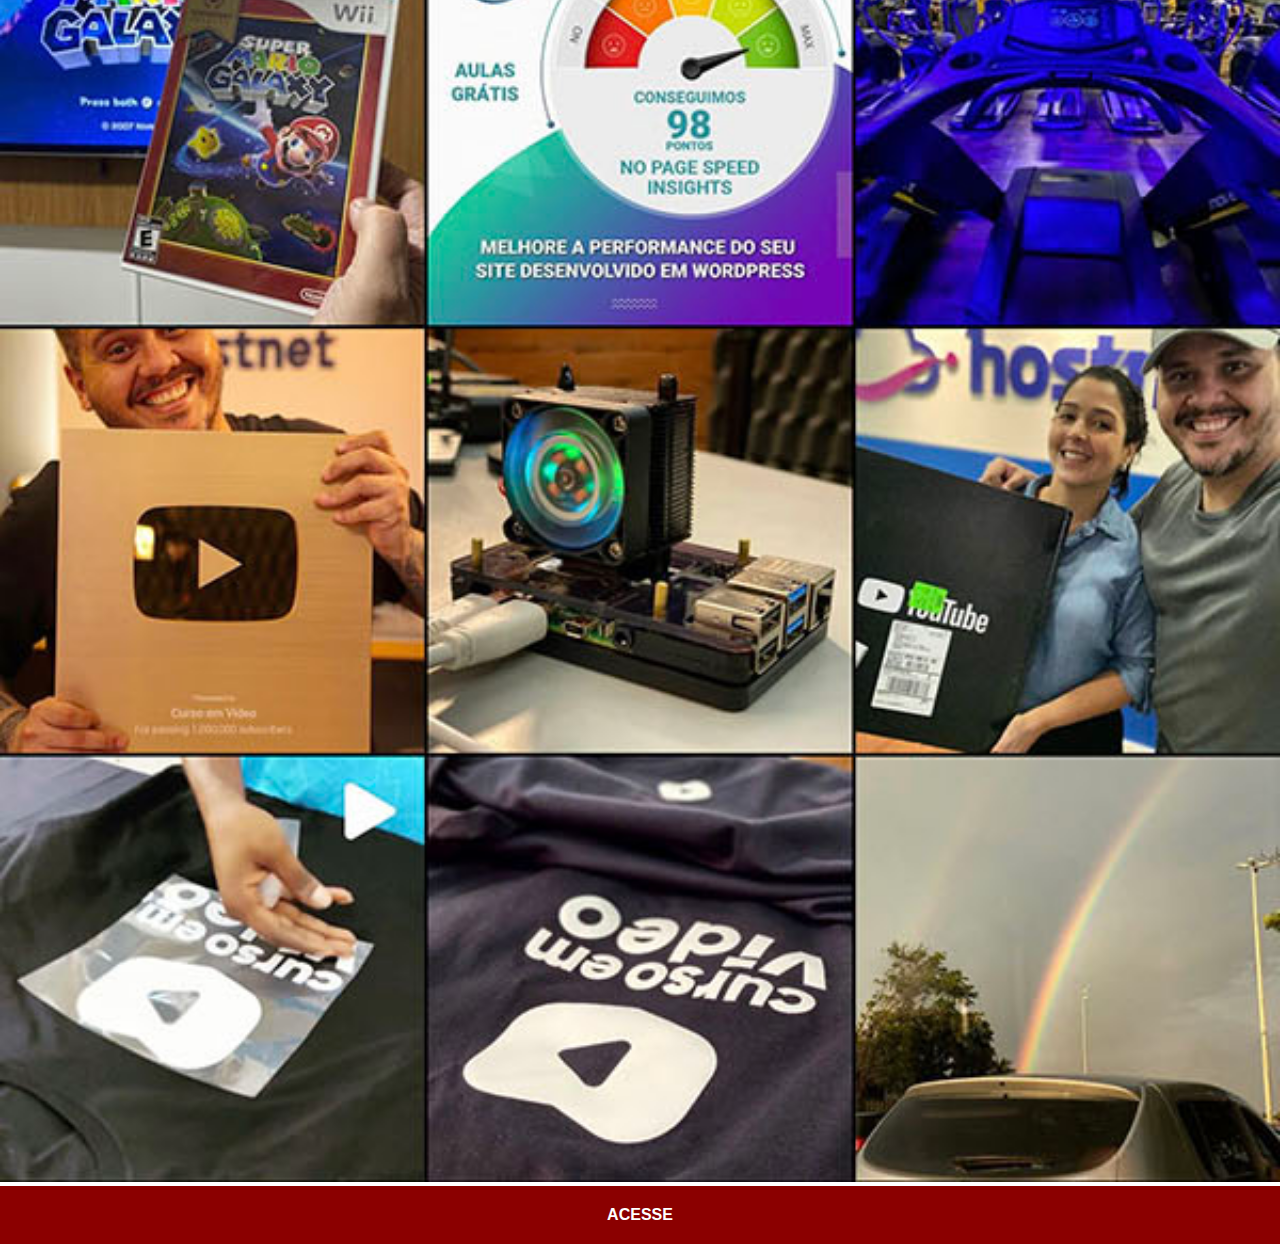
<file: instagram.html>
<!DOCTYPE html>
<html lang="pt-BR">
<head>
    <meta charset="UTF-8">
    <meta name="viewport" content="width=device-width, initial-scale=1.0">
    <title>Instagram</title>
    <link rel="stylesheet" href="estilos/social.css">
</head>
<body>
    <img src="imagens/tela-instagram.jpg" alt="Instagram">
    <a href="https://www.instagram.com/gustavoguanabara/" target="_blank">ACESSE</a>
</body>
</html>
</file>
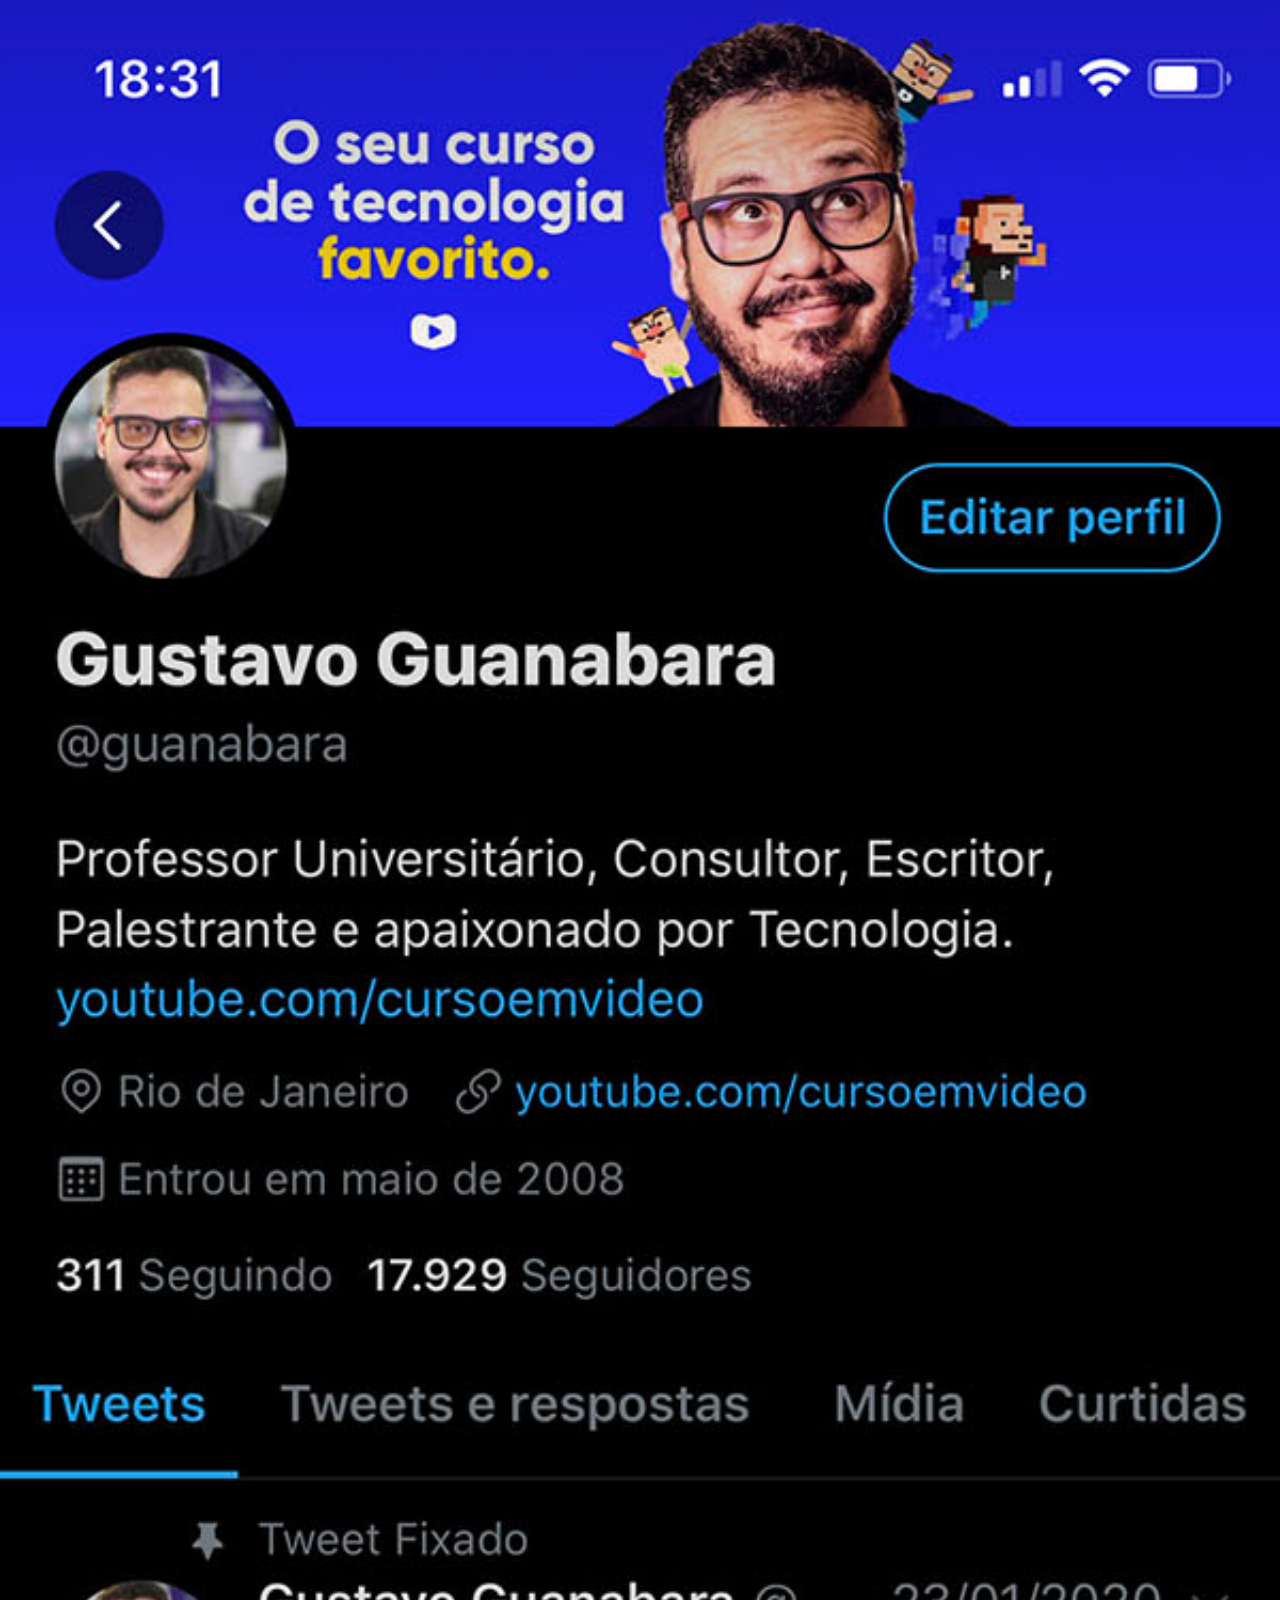
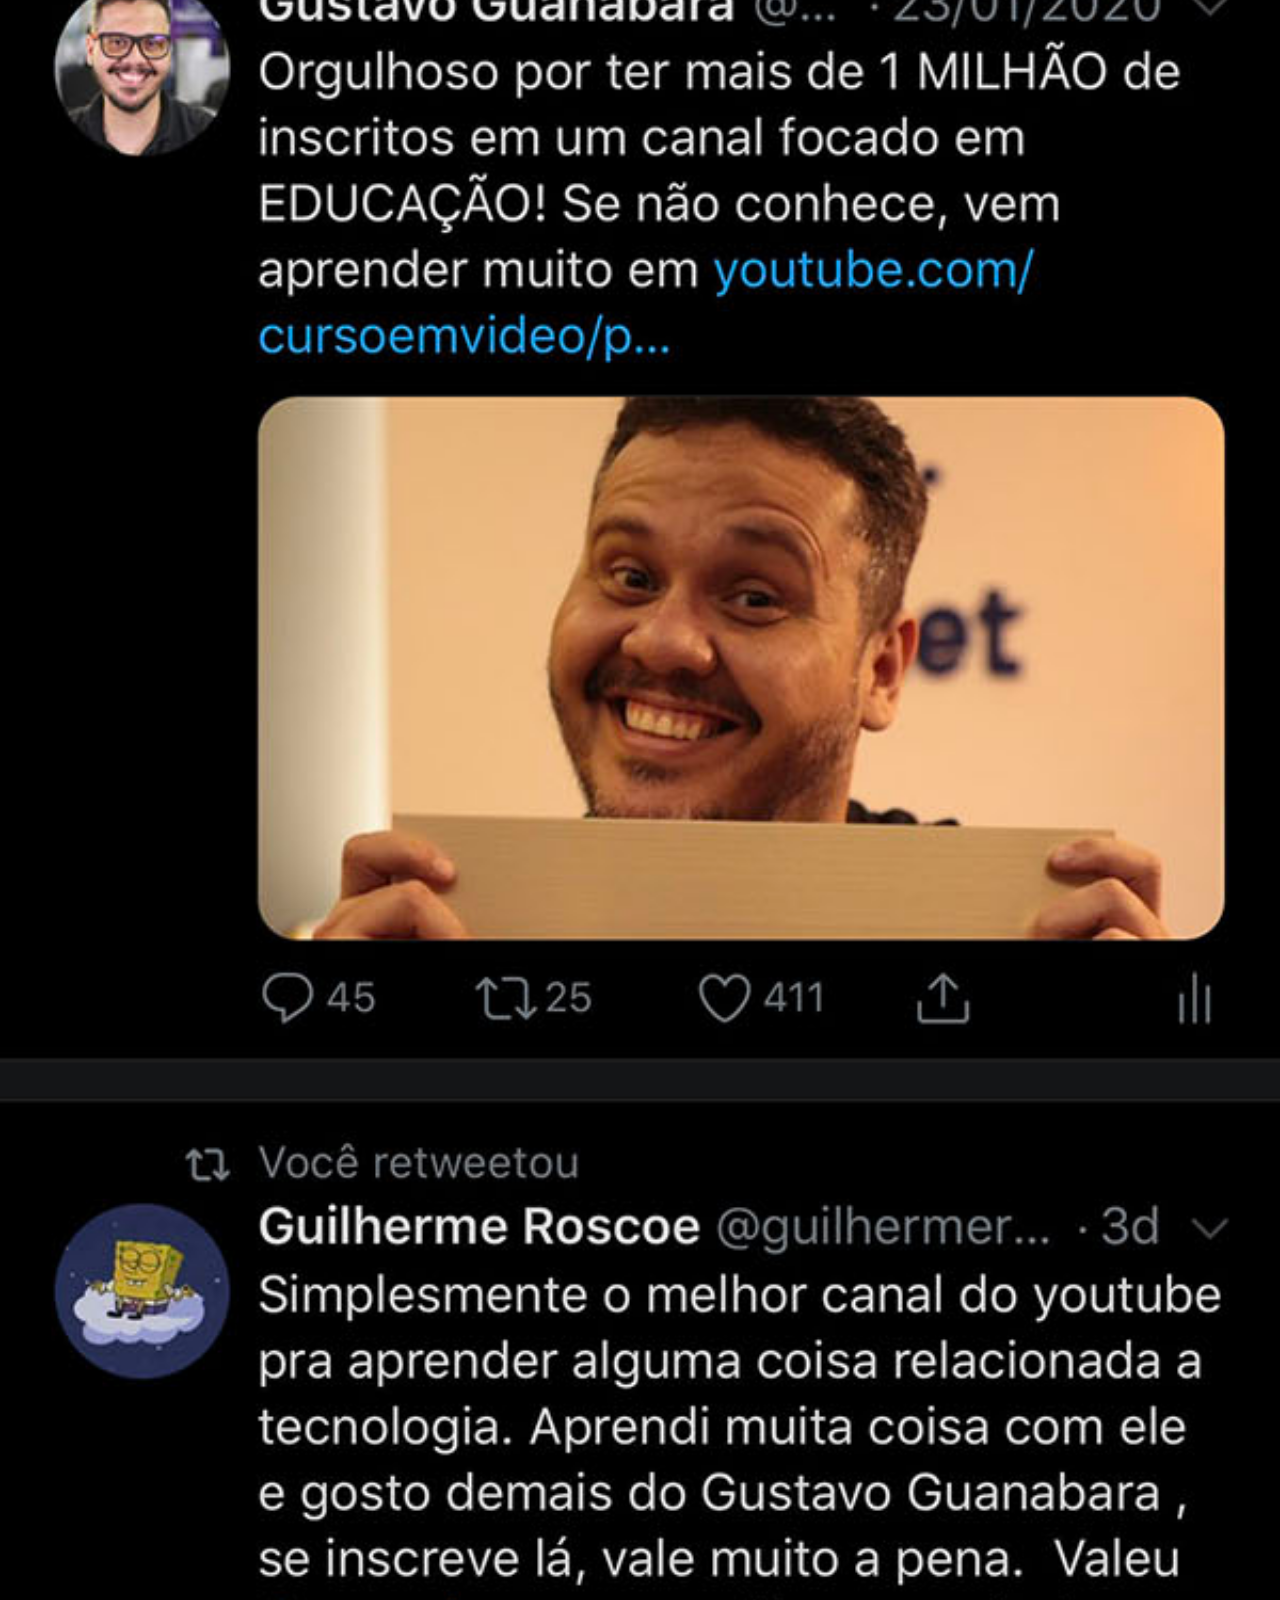
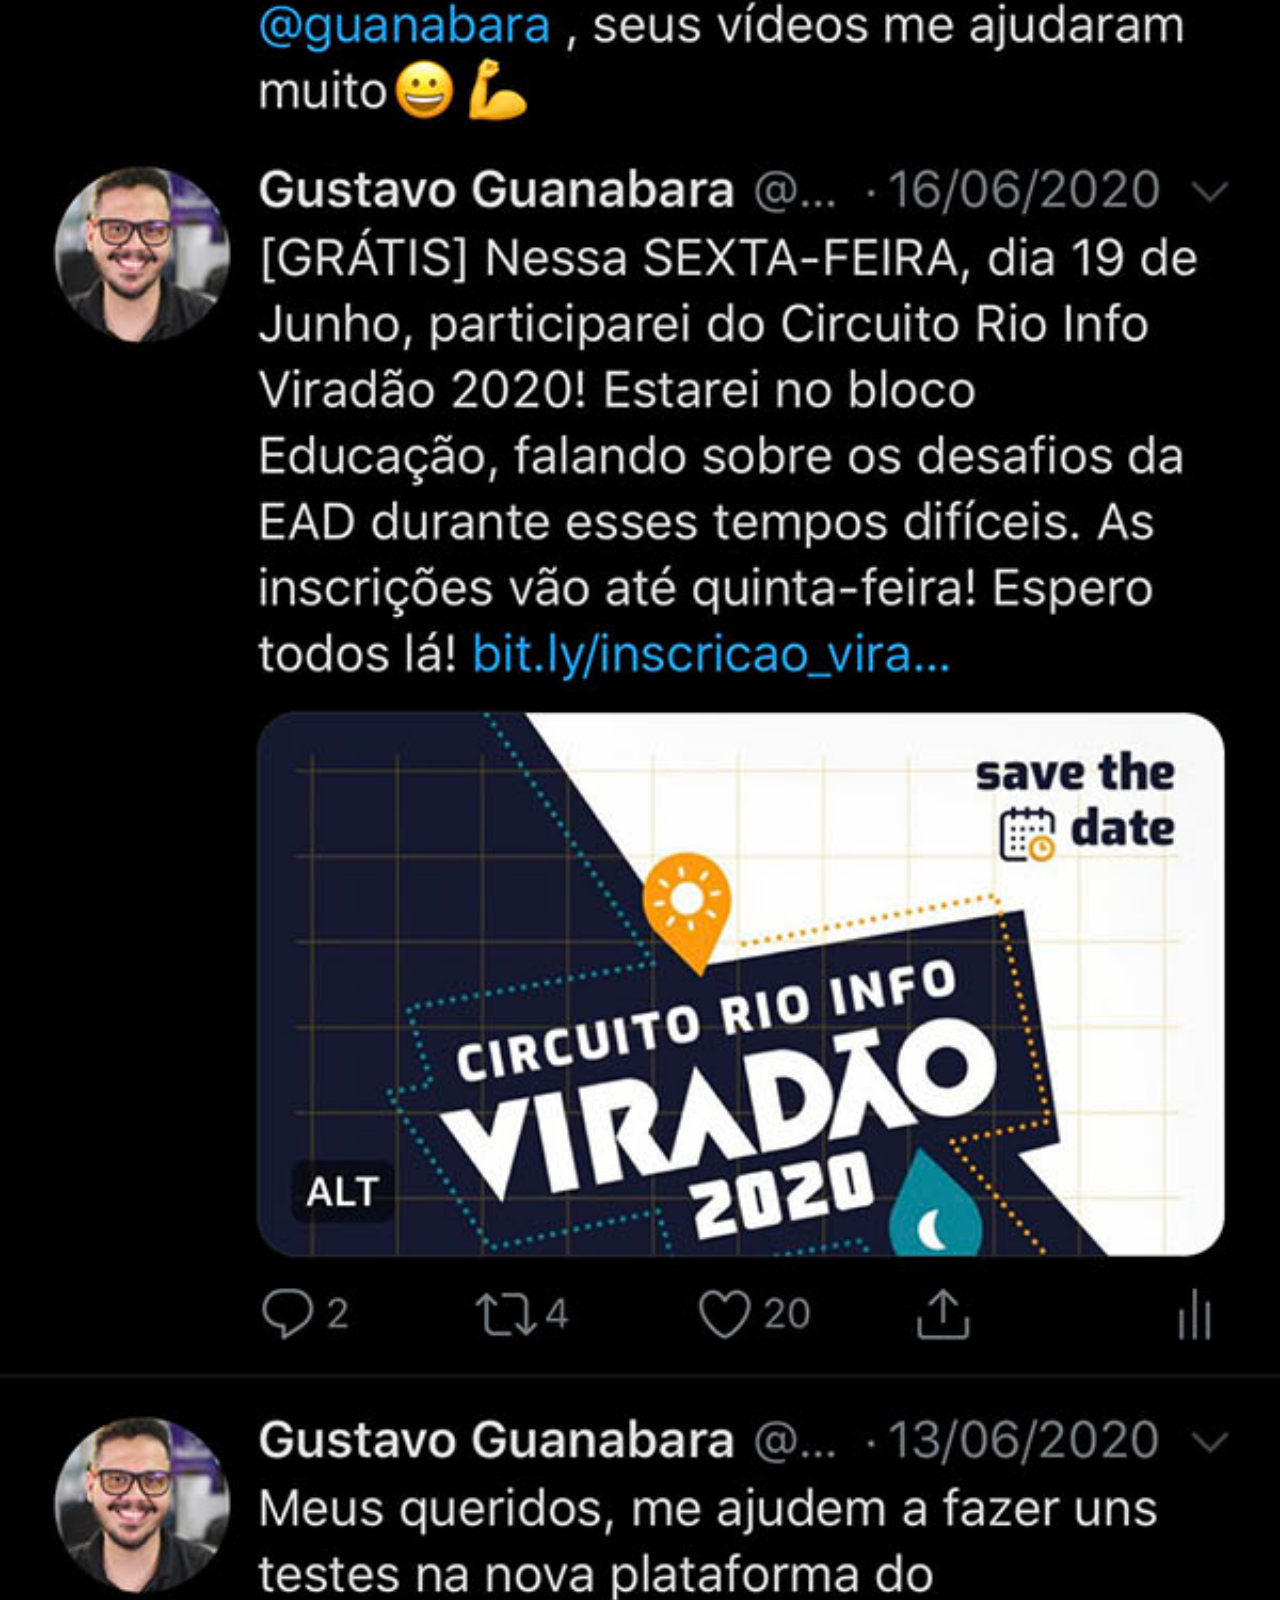
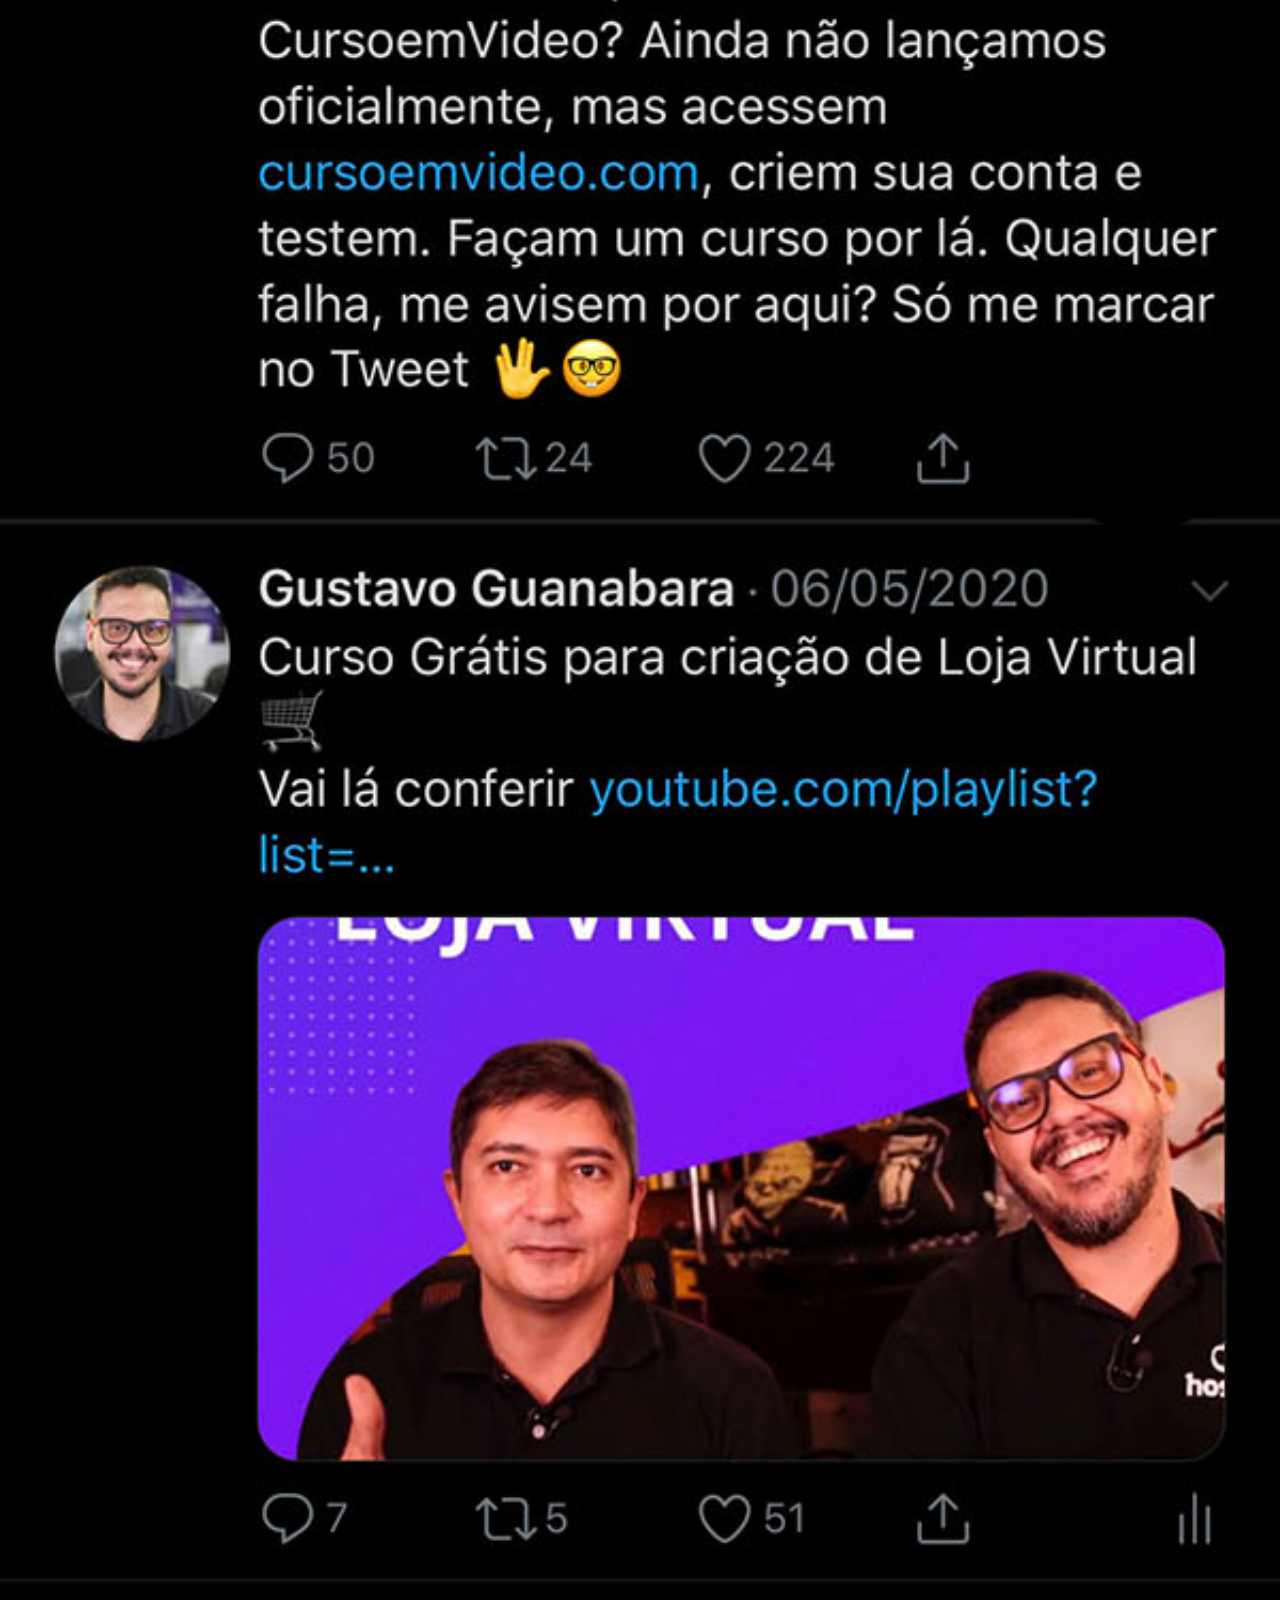
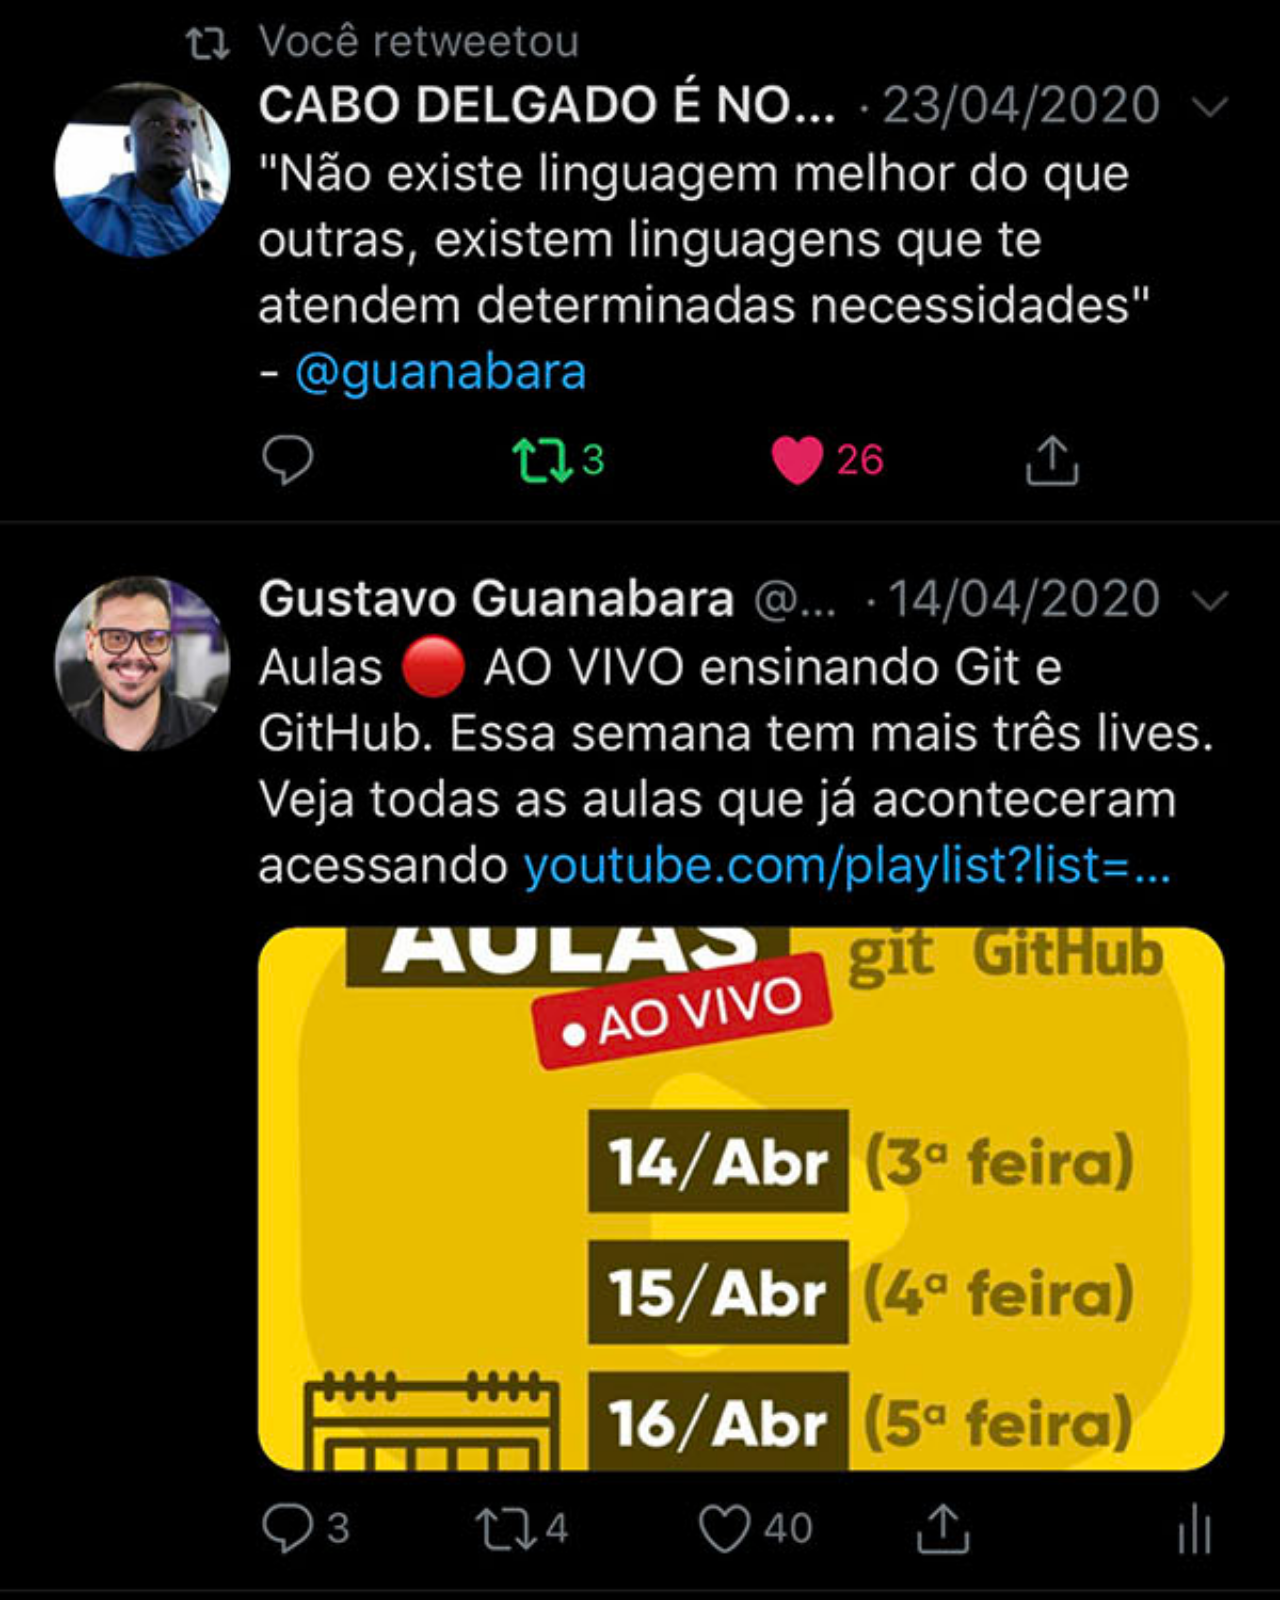
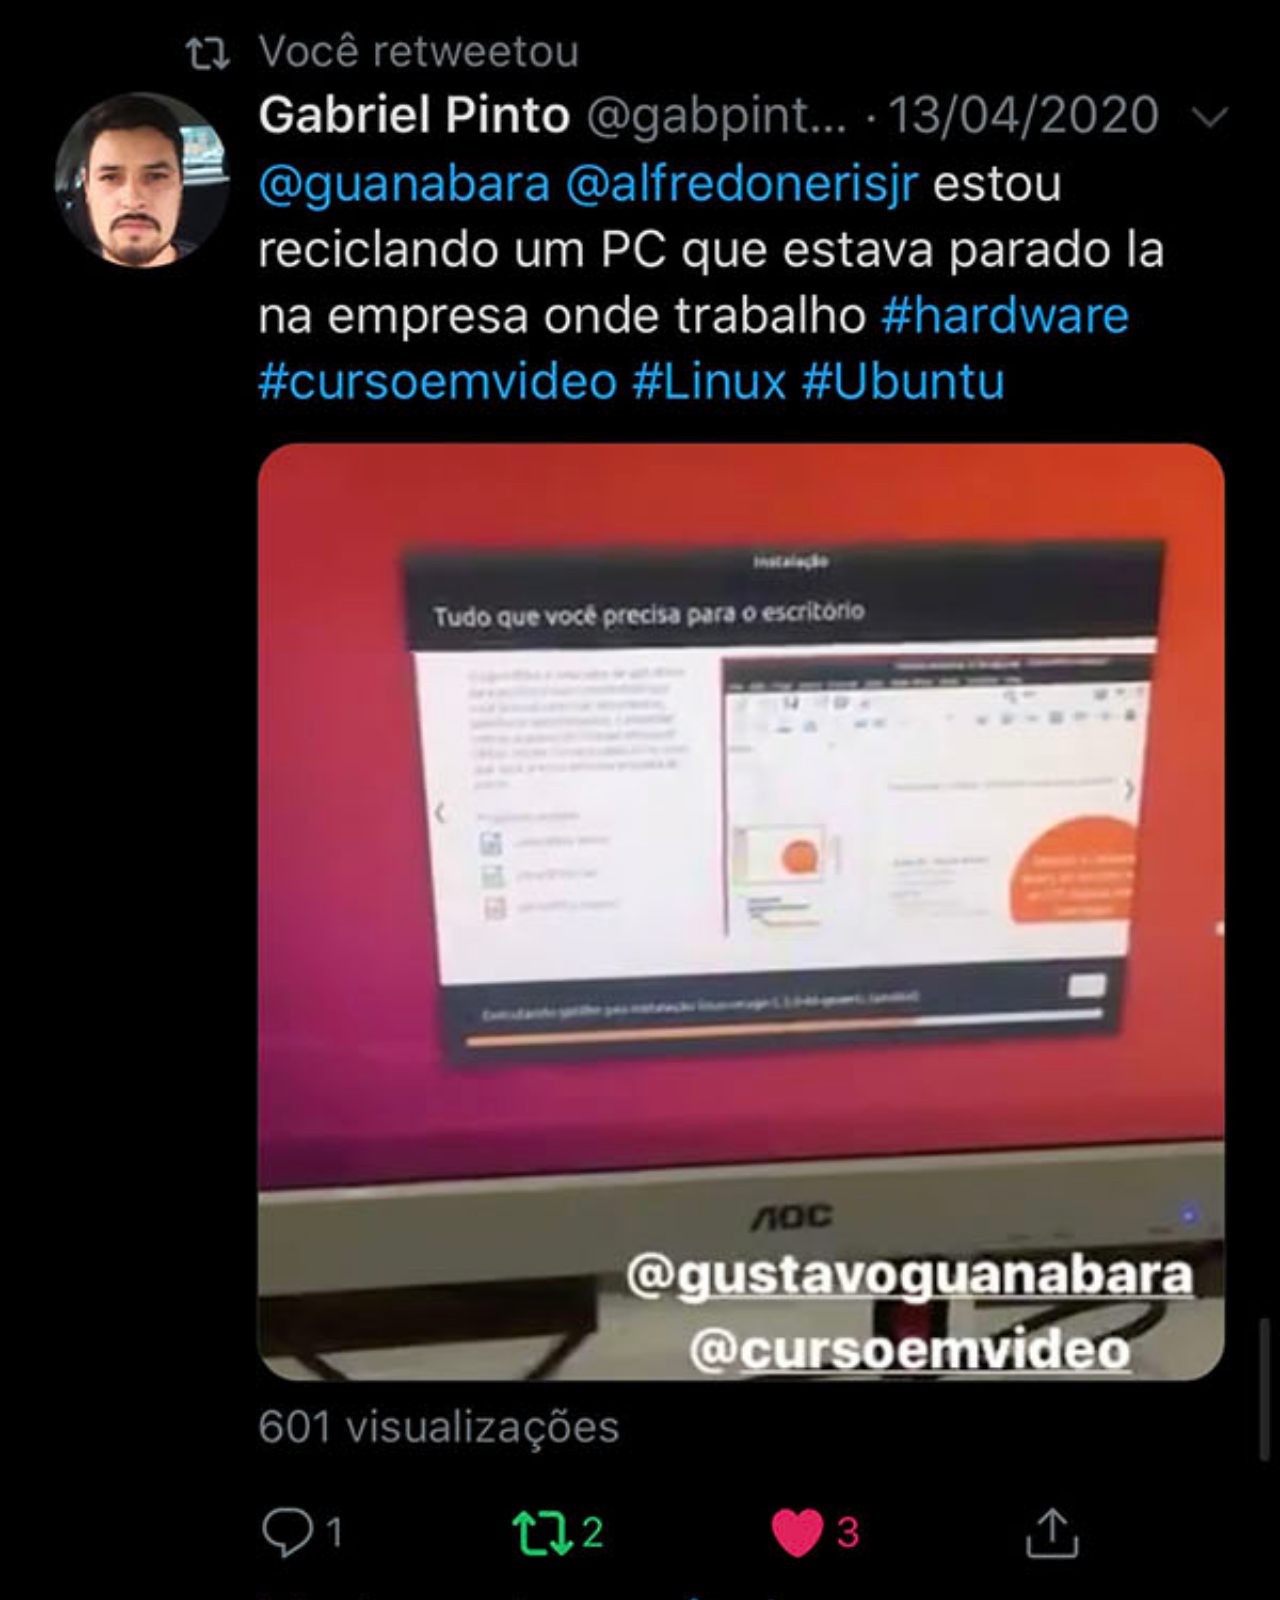
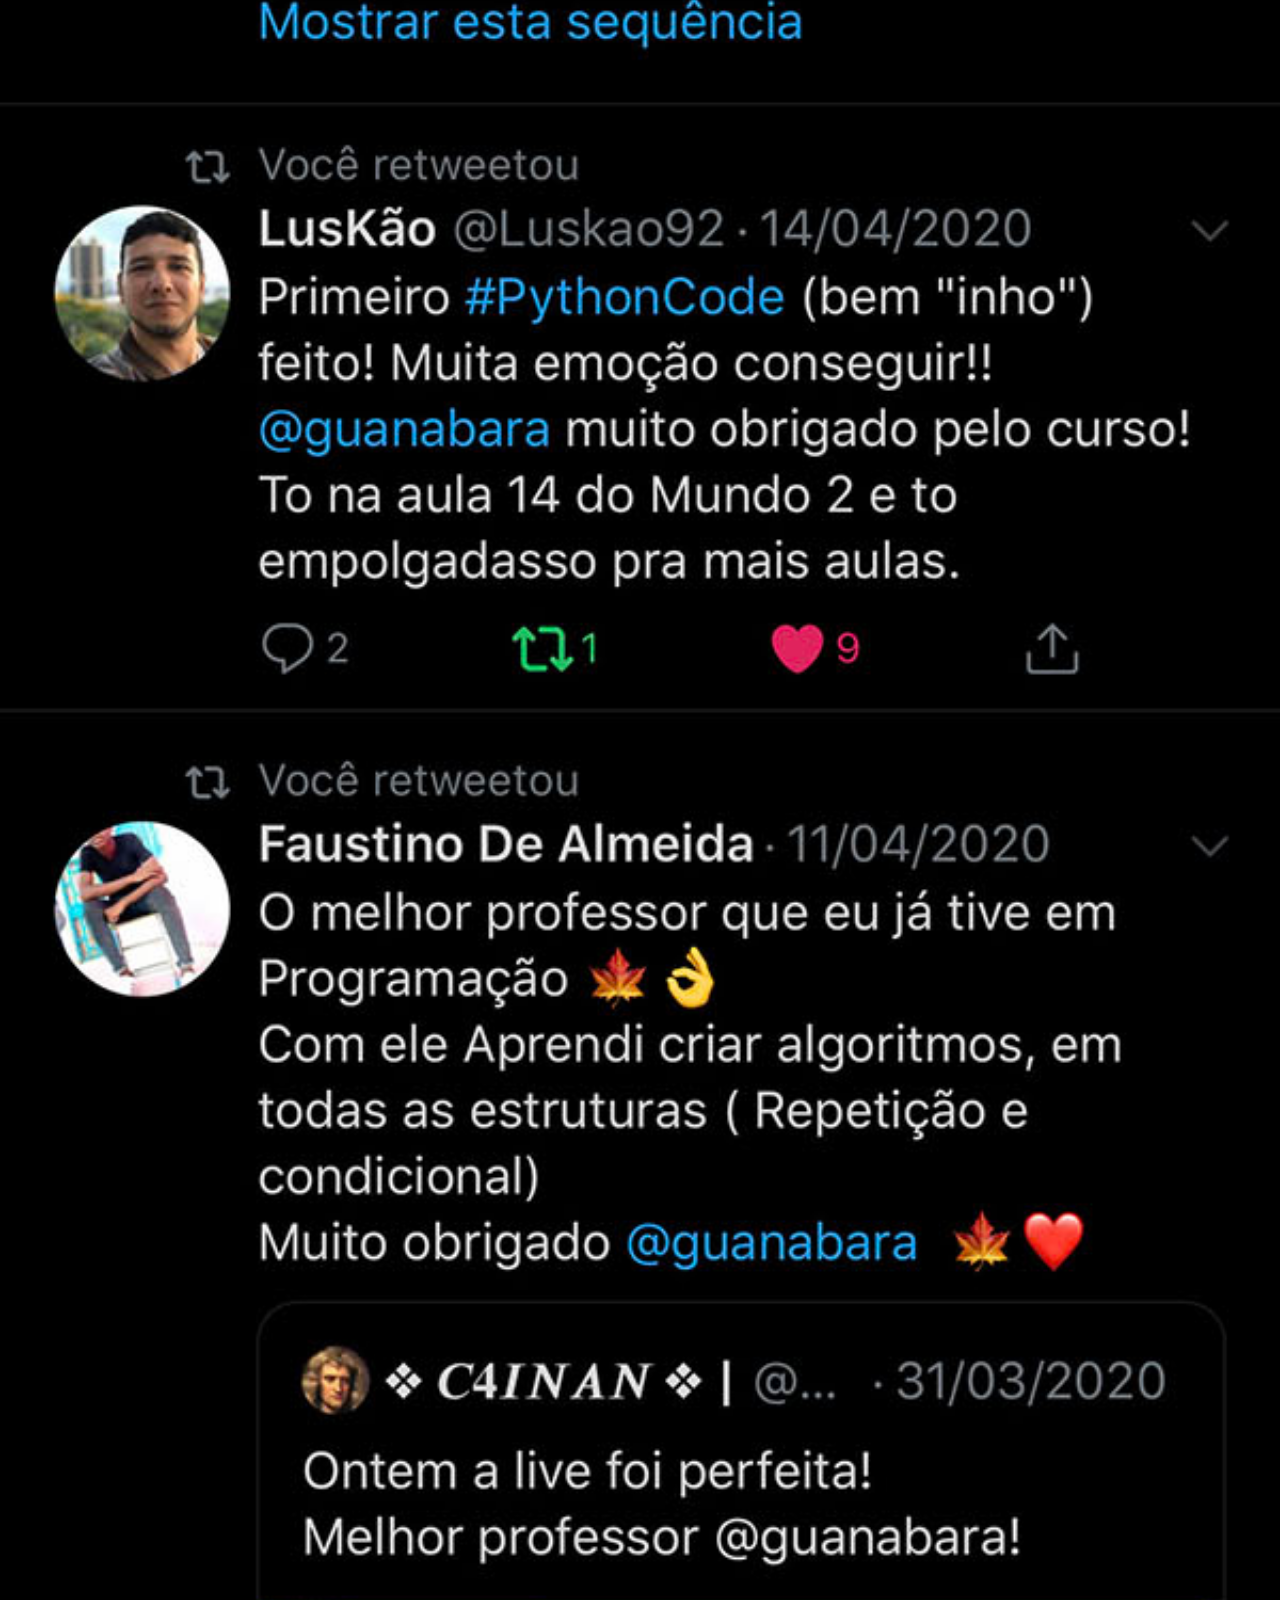
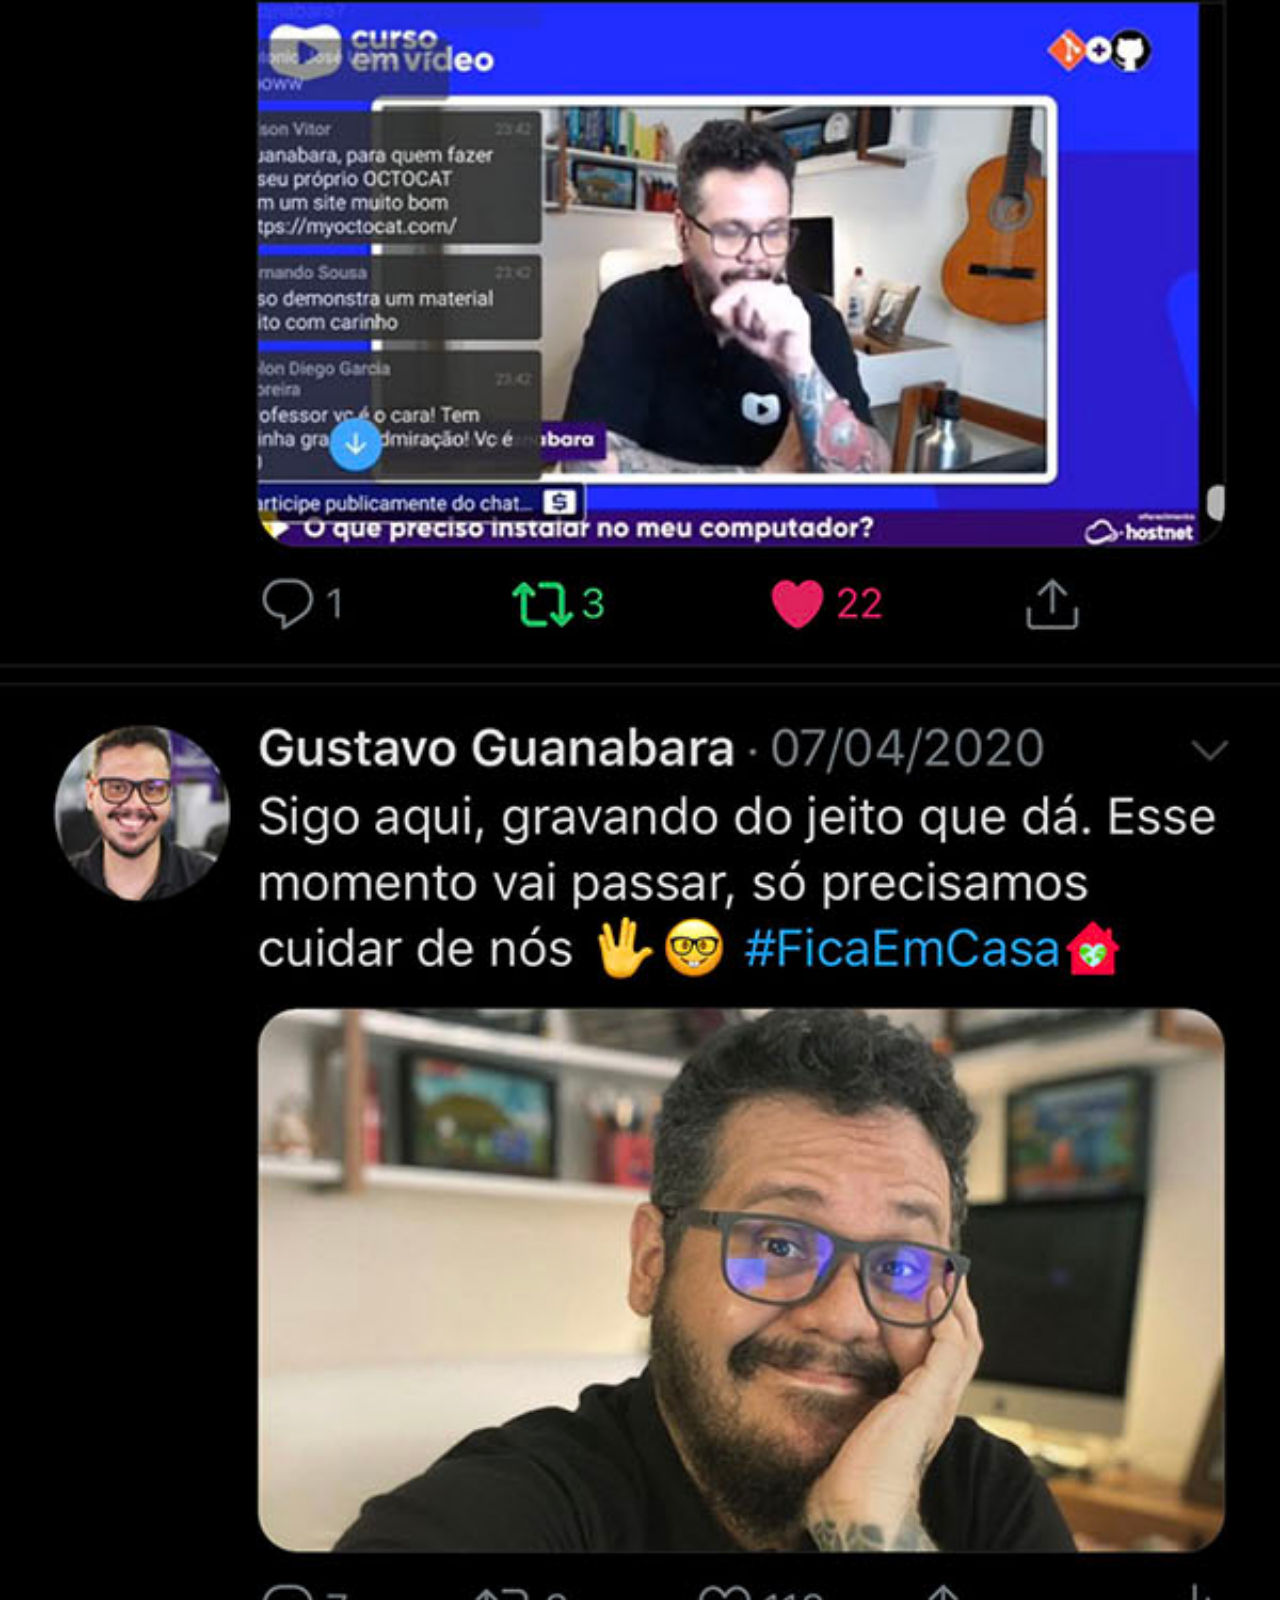
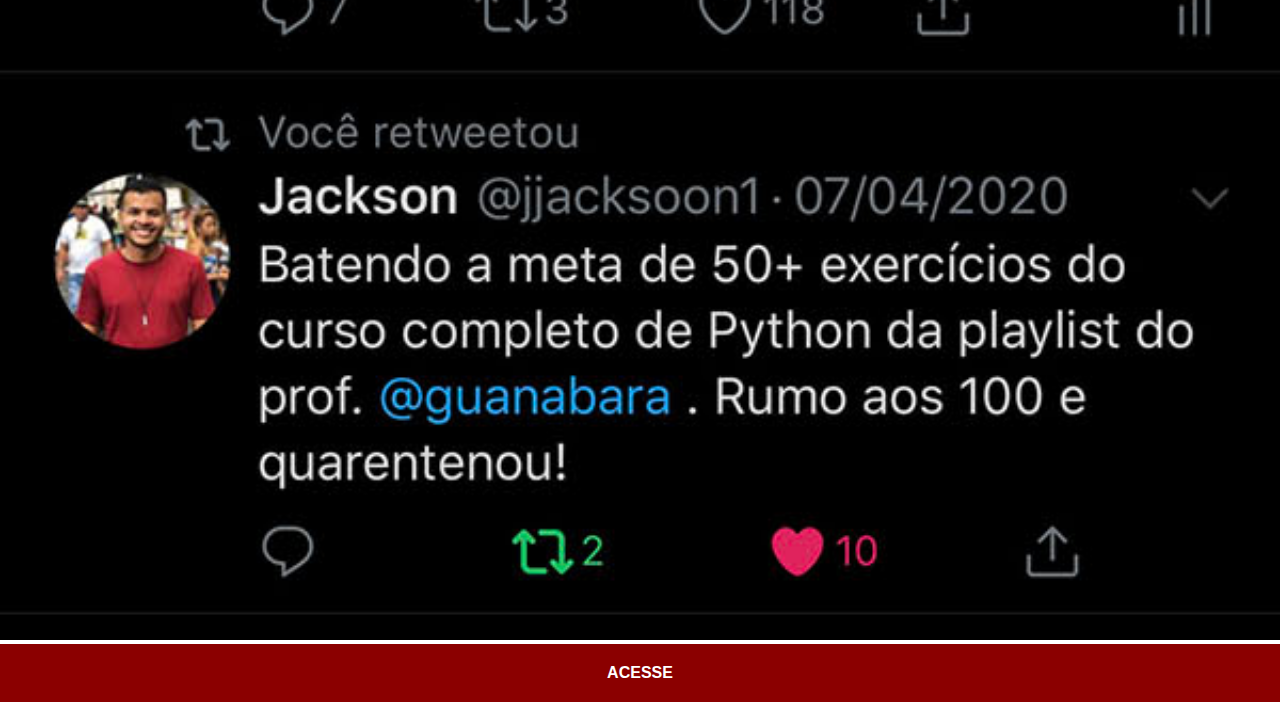
<file: twitter.html>
<!DOCTYPE html>
<html lang="pt-BR">
<head>
    <meta charset="UTF-8">
    <meta name="viewport" content="width=device-width, initial-scale=1.0">
    <title>Document</title>
    <link rel="stylesheet" href="estilos/social.css">
</head>
<body>
    <img src="imagens/tela-twitter.jpg" alt="Twitter">
    <a href="https://twitter.com/guanabara" target="_blank">ACESSE</a>
</body>
</html>
</file>
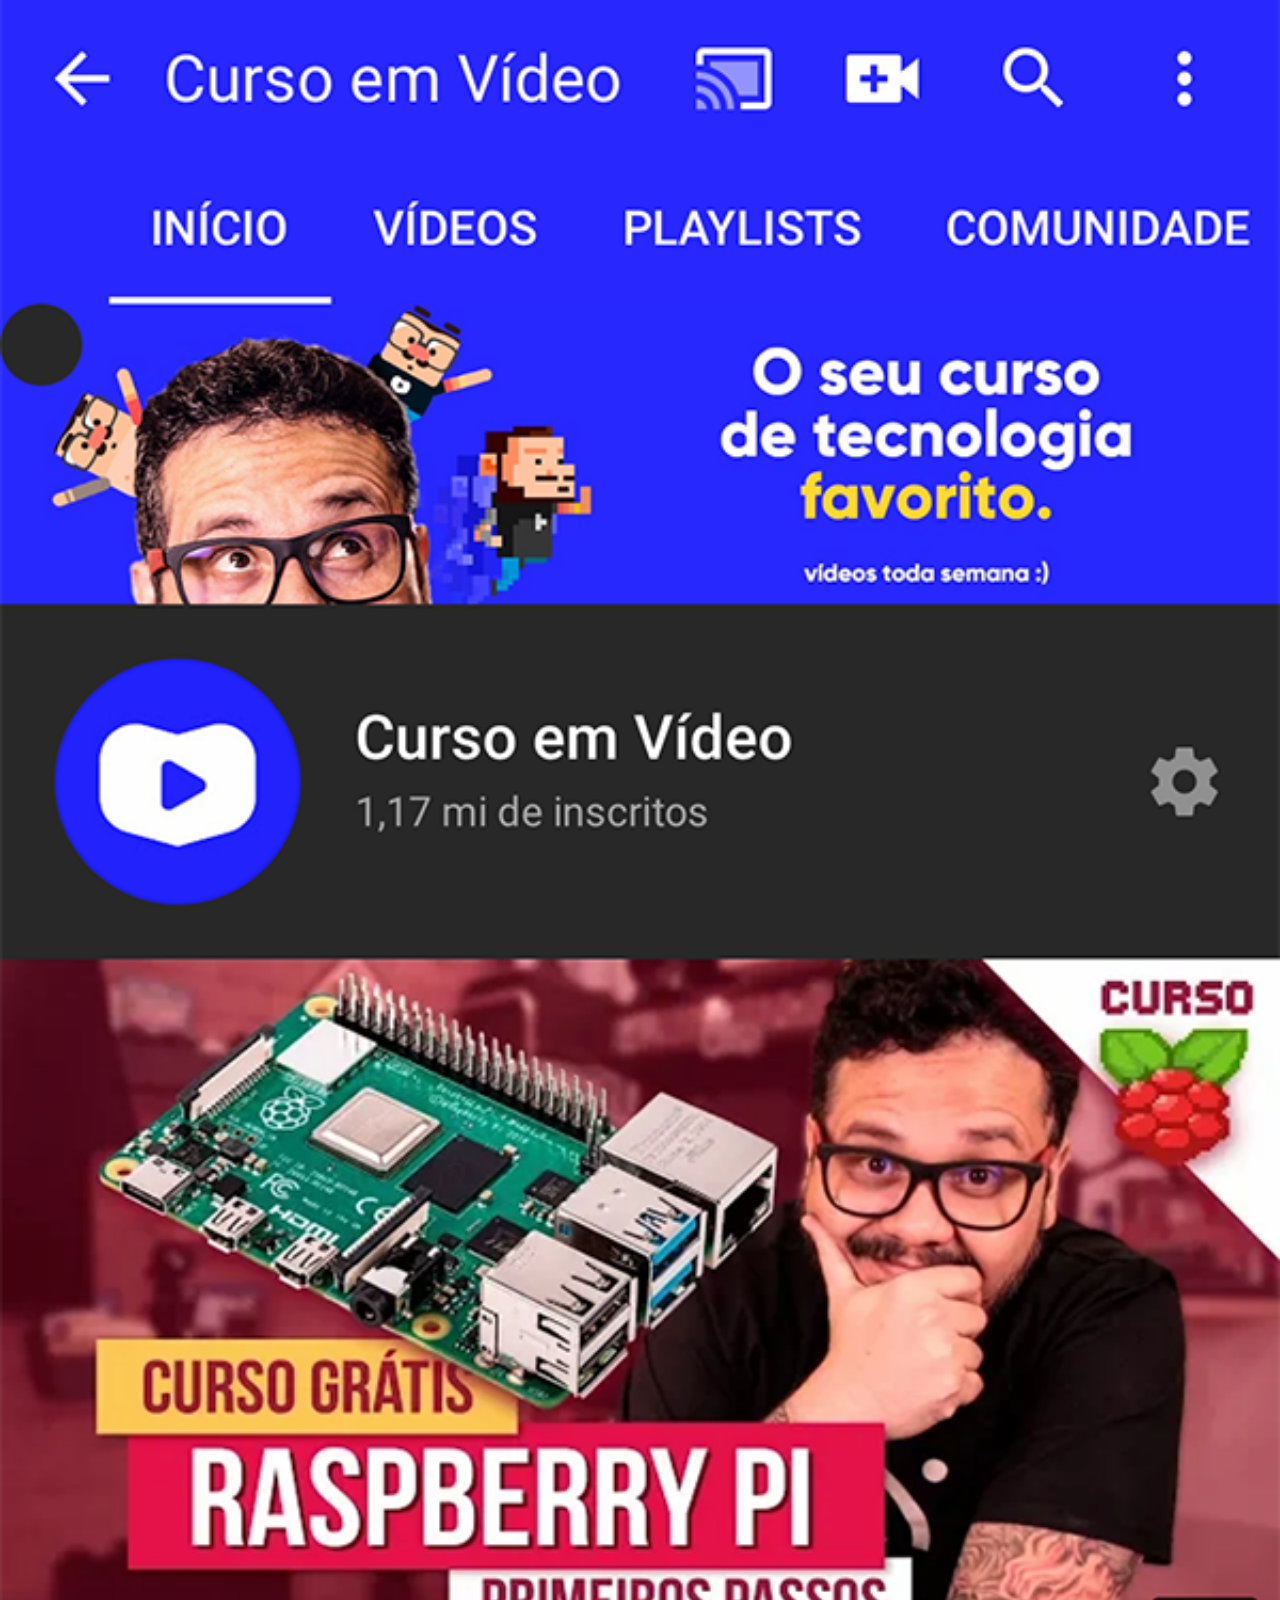
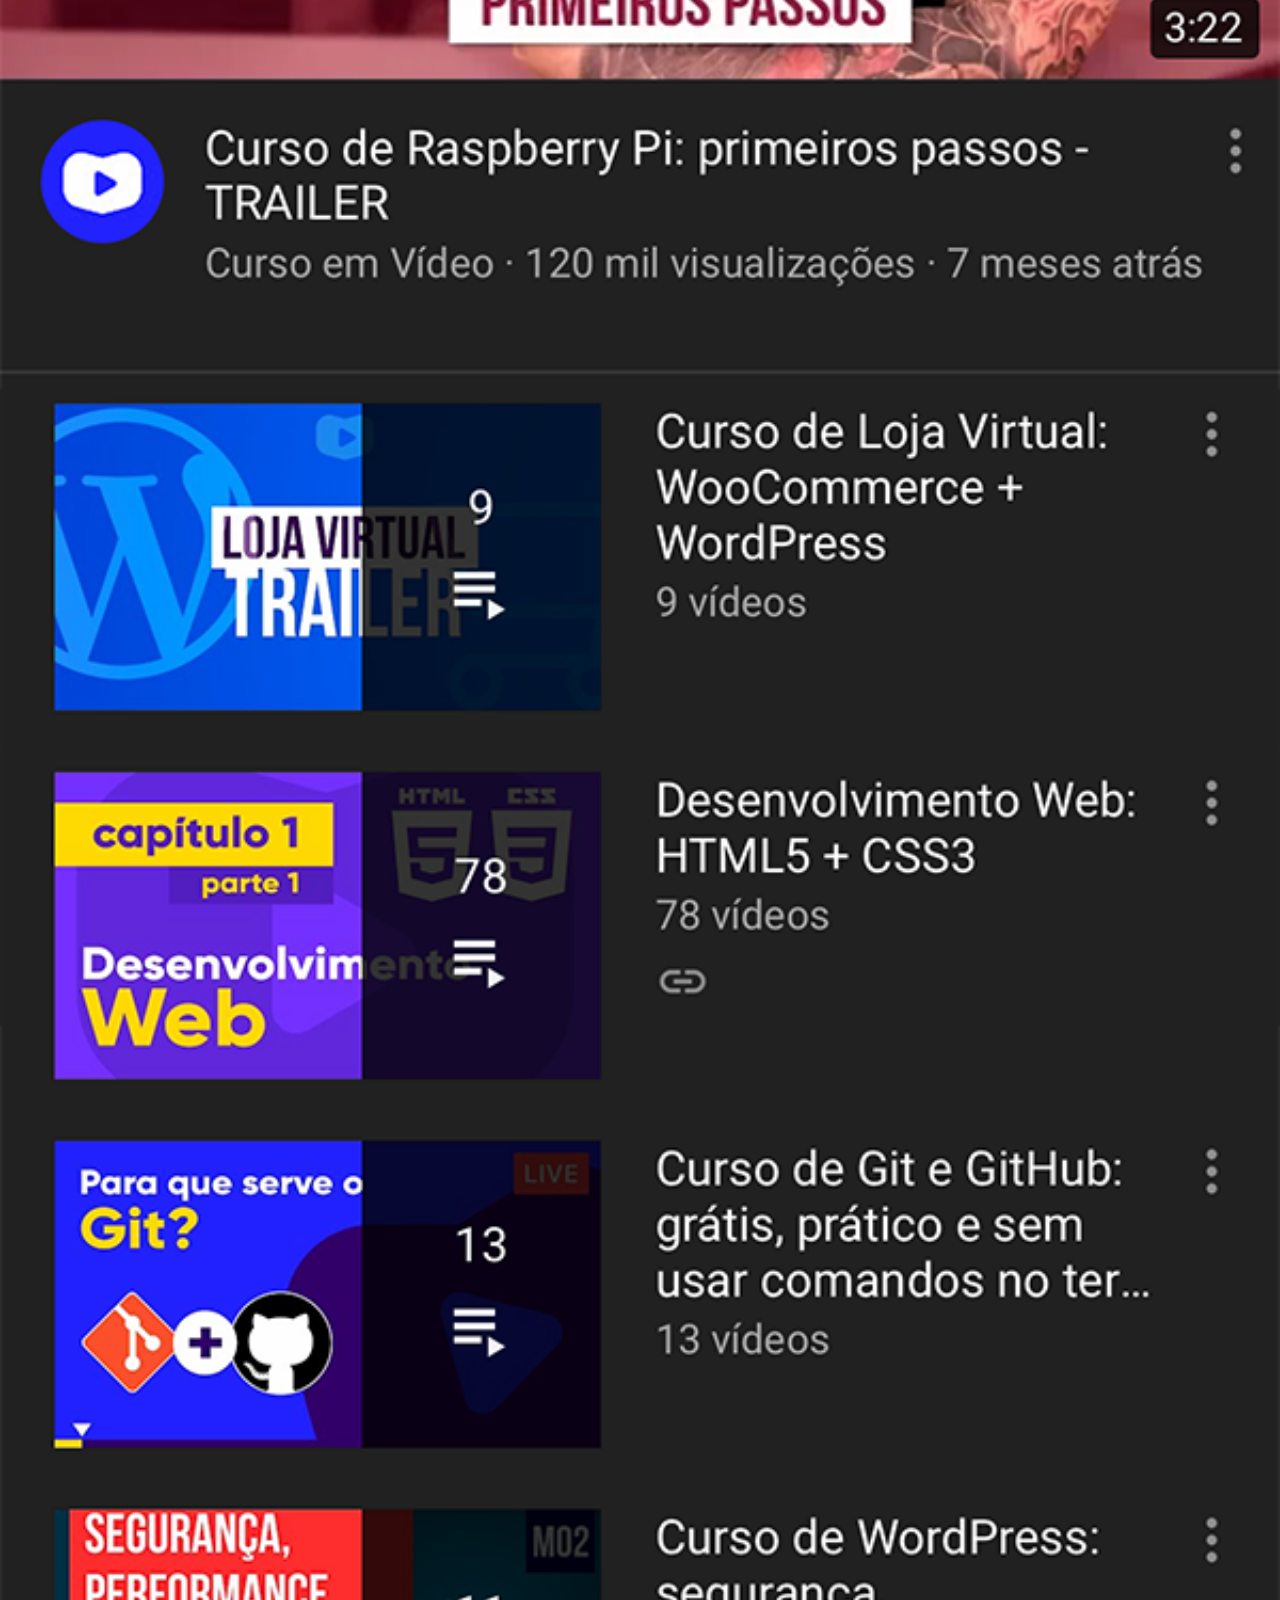
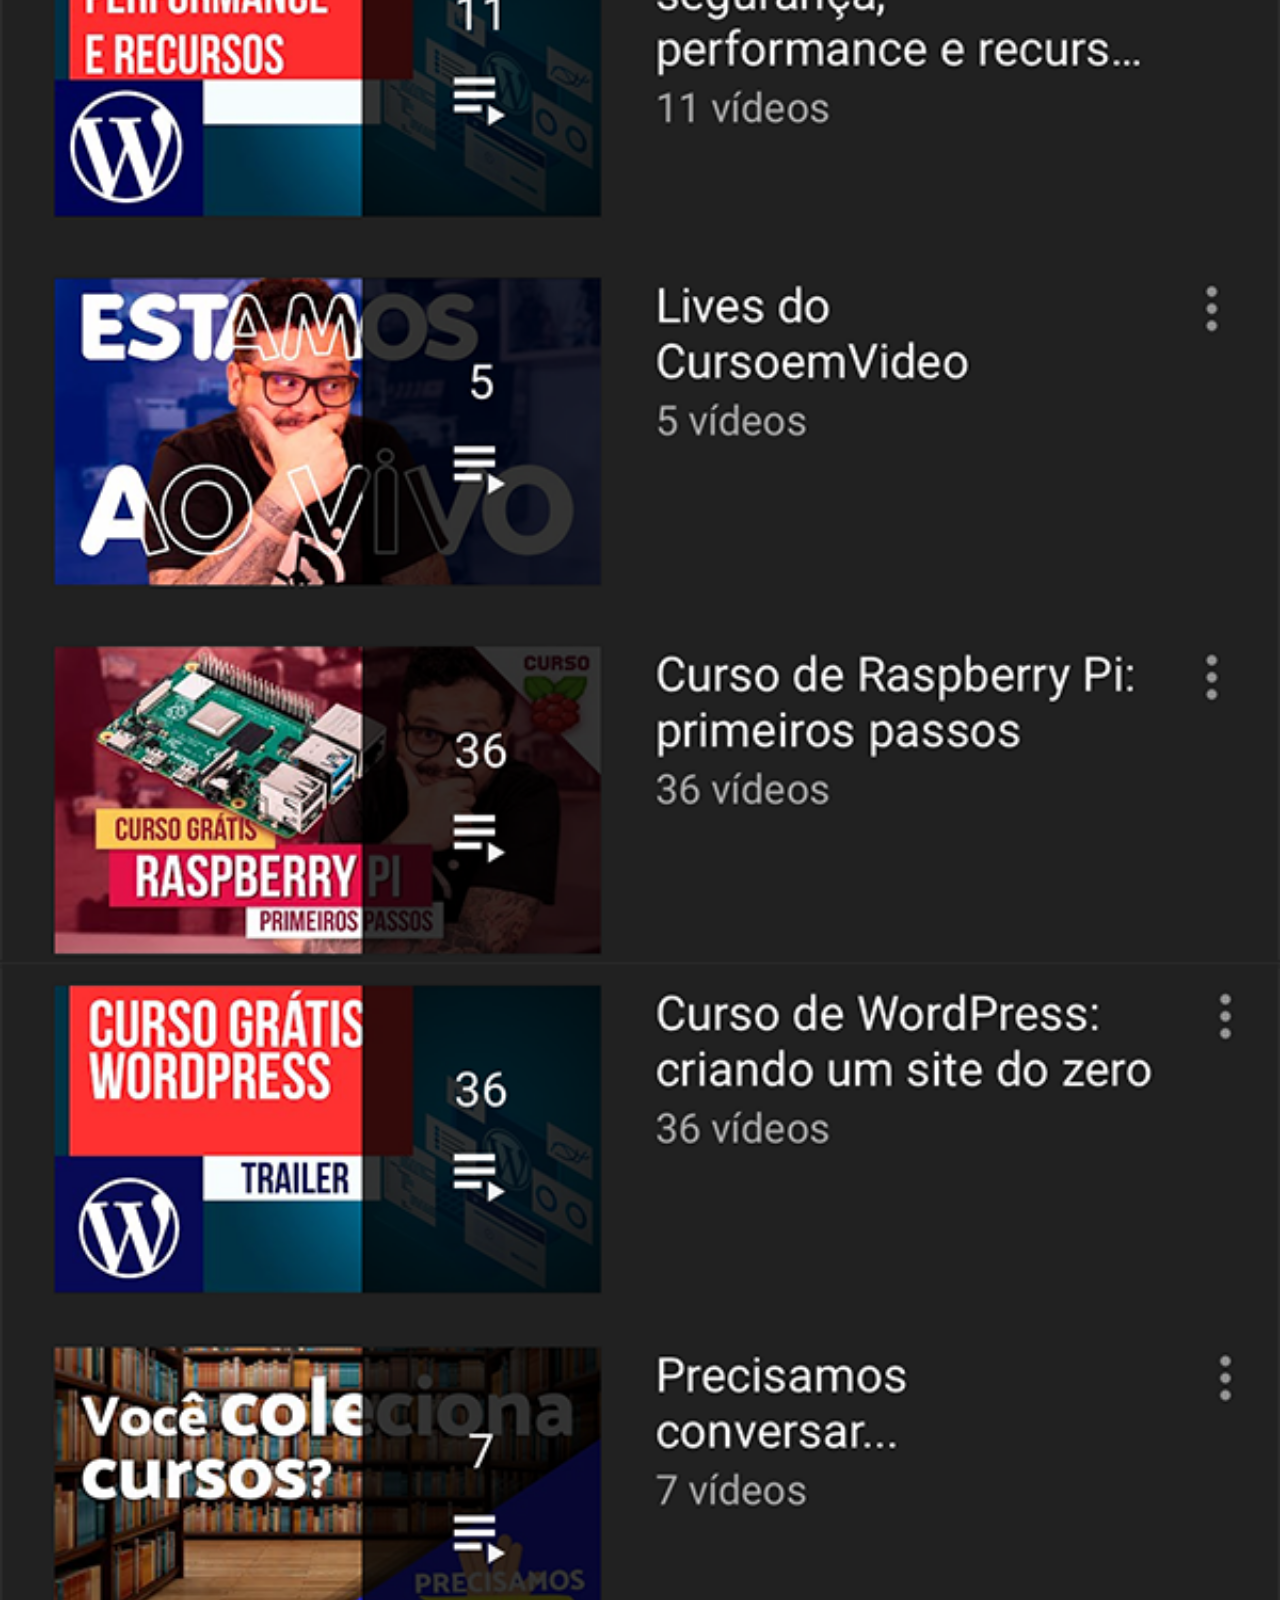
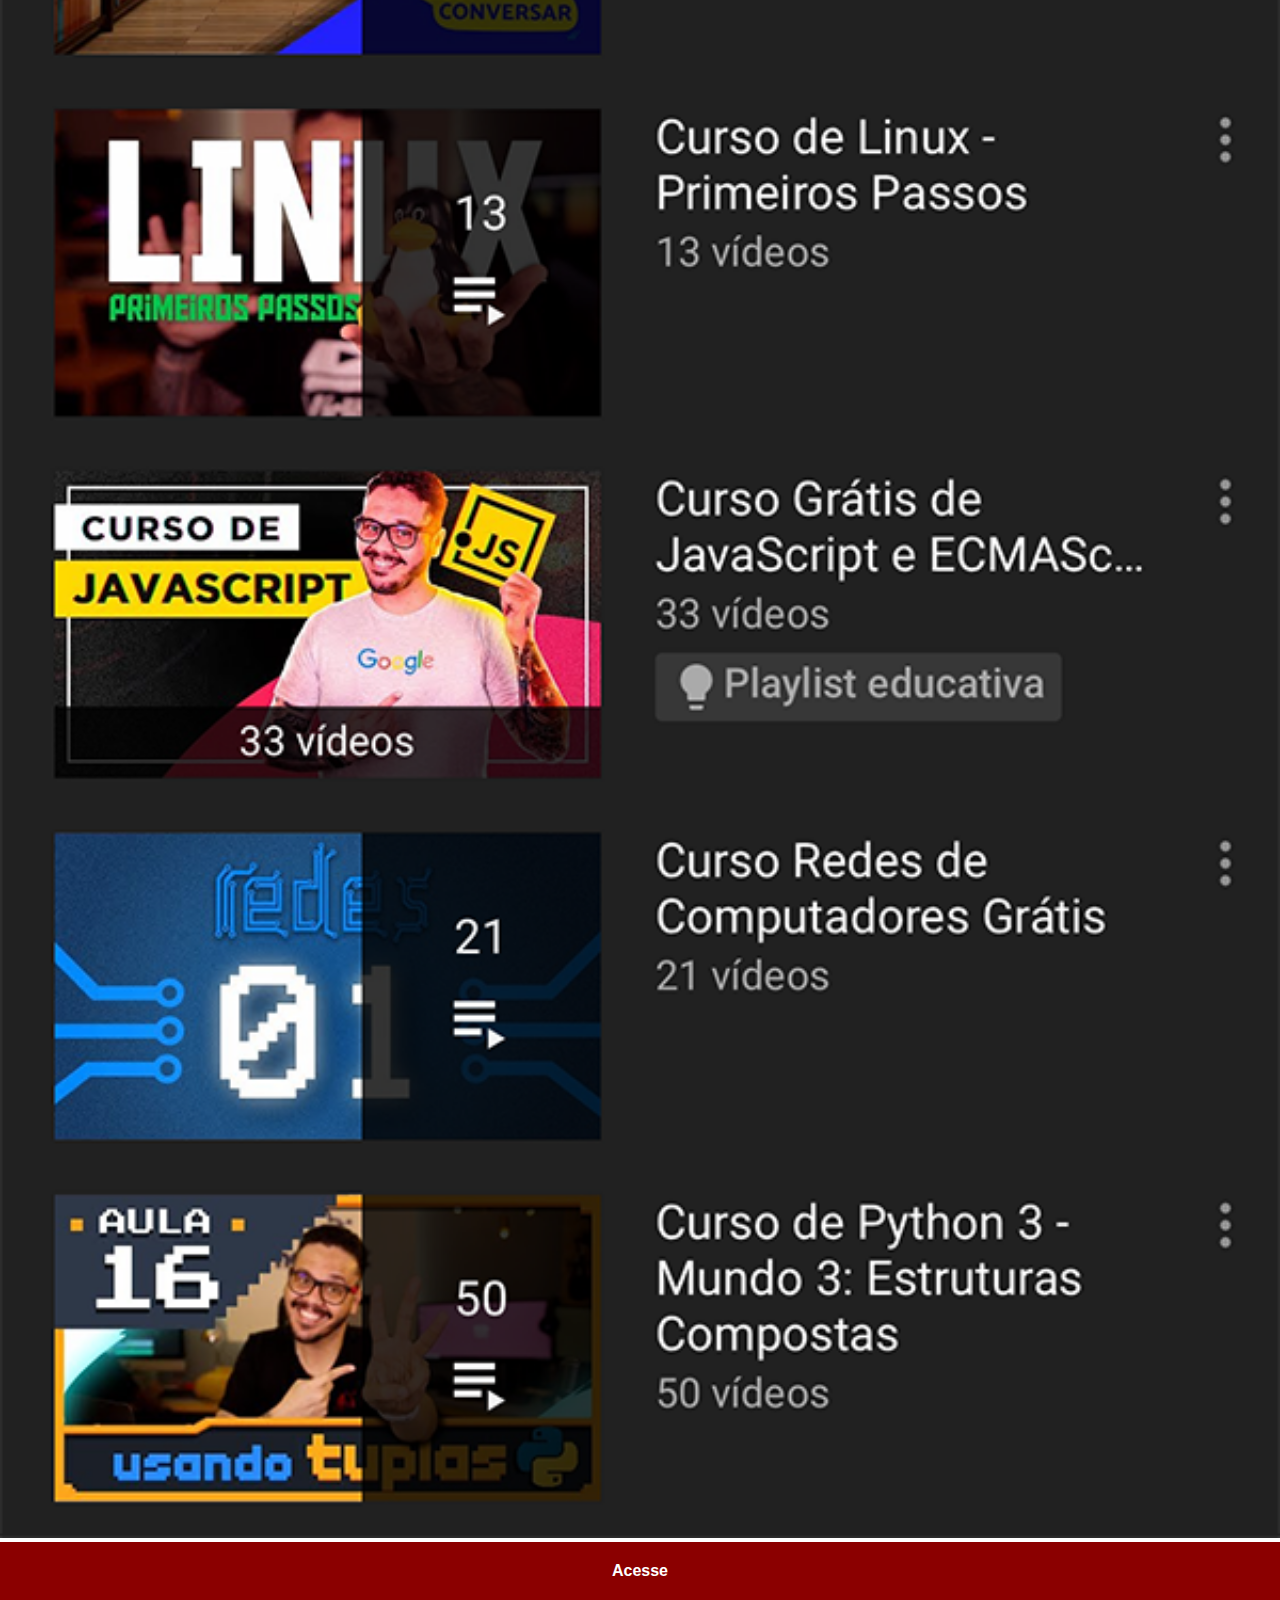
<file: youtube.html>
<!DOCTYPE html>
<html lang="pt-BR">
<head>
    <meta charset="UTF-8">
    <meta name="viewport" content="width=device-width, initial-scale=1.0">
    <title>Youtube</title>
    <link rel="stylesheet" href="estilos/social.css">
</head>
<body>
    <img src="imagens/tela-youtube.png" alt="">
    <a href="https://www.youtube.com/user/cursosemvideo/playlists" target="_blank">Acesse</a>
</body>
</html>
</file>
<file: estilos/style.css>
@charset "UTF-8";

*{
    margin: 0px;
    padding: 0px;
    font-family: Arial, Helvetica, sans-serif;
}

html, body{
    height: 100vh;
    width: 100vw;
    background-color: black;
}

body{
    background: url(../imagens/fundo-madeira.jpg) no-repeat top center;
    background-size: cover;
    background-attachment: fixed;
}

main{
    position: relative;
    height: 100vh;
    
}

section#telefone{
    position: absolute;
    top: 50%;
    left: 50%;
    transform: translate(-50%, -50%);
    height: 627px;
    width: 311px;

    background: url('../imagens/frame-iphone.png') no-repeat;
}

iframe#tela {
    position: relative;
    top: 80px;
    left: 22px;
    width: 267px;
    height: 471px;
}

section#redes-sociais{
    text-align: right;
}

section#redes-sociais img{
    width: 50px;
    margin: 10px;
    border-radius: 50%;
    box-shadow: 2px 2px 5px rgba(0, 0, 0, 0.404);
    box-sizing: border-box;

}

section#redes-sociais img:hover{
    border: 2px solid rgba(255, 255, 255, 0.61);
    transform: translate(-3px, -3px);
    box-shadow: 5px 5px 10px rgba(0, 0, 0, 0.603);
    transition: transform 0.3s, border .5s;
}
</file>
<file: estilos/social.css>
@charset "UTF-8";


*{
    margin: 0px;
    padding: 0px;
    font-family: Arial, Helvetica, sans-serif;
}

::-webkit-scrollbar{
    width: 0px;
    height: 0px;
}

img{
    width: 100vw;
}

a{
    display: block;
    background-color: darkred;
    color: white;
    padding: 20px;
    text-align: center;
    font-weight: bolder;
    text-decoration: none;
}

a:hover{
    background-color: red;
}
</file>
